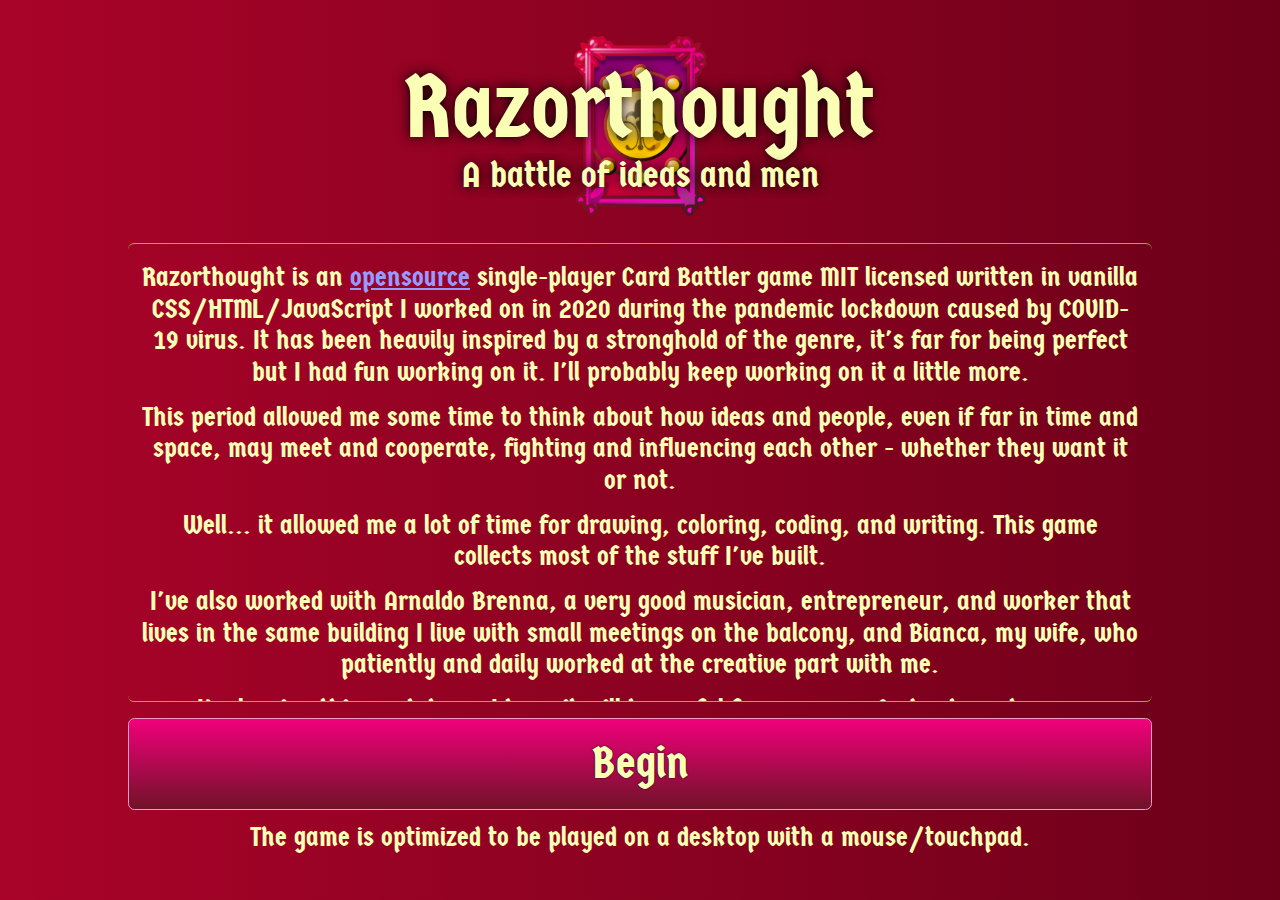
<file: index.html>
<html>
<head>
	<title>Razorthought</title>
	<meta name="viewport" id="viewport" content="width=device-width, initial-scale=1.0, maximum-scale=1.0, user-scalable=no" />
	<link rel="stylesheet" href="font/specimen_files/specimen_stylesheet.css" type="text/css" charset="utf-8" />
	<link rel="stylesheet" href="font/stylesheet.css" type="text/css" charset="utf-8" />
	<link rel="stylesheet" href="css/animations.css" type="text/css" charset="utf-8" />
	<link rel="stylesheet" href="css/base.css" type="text/css" charset="utf-8" />
	<link rel="stylesheet" href="css/cover.css" type="text/css" charset="utf-8" />
	<link rel="stylesheet" href="css/battle.css" type="text/css" charset="utf-8" />
	<link rel="stylesheet" href="css/deckbuilder.css" type="text/css" charset="utf-8" />
	<link rel="stylesheet" href="css/setup.css" type="text/css" charset="utf-8" />
	<link rel="stylesheet" href="css/cardreader.css" type="text/css" charset="utf-8" />
	<link rel="stylesheet" href="css/tournament.css" type="text/css" charset="utf-8" />
	<link rel="stylesheet" href="css/chaos.css" type="text/css" charset="utf-8" />
	<link rel="stylesheet" href="css/mainmenu.css" type="text/css" charset="utf-8" />
	<link rel="stylesheet" href="css/gameover.css" type="text/css" charset="utf-8" />
	<link rel="stylesheet" href="css/settings.css" type="text/css" charset="utf-8" />
	<link rel="stylesheet" href="css/credits.css" type="text/css" charset="utf-8" />
	<script type="text/javascript" src="js/cover.js"></script>
	<script type="text/javascript" src="js/audioplayer.js"></script>
	<script type="text/javascript" src="js/settings.js"></script>
	<script type="text/javascript" src="js/tools.js"></script>
	<script type="text/javascript" src="js/storage.js"></script>
	<script type="text/javascript" src="js/cardreader.js"></script>
	<script type="text/javascript" src="js/database-cards.js"></script>
	<script type="text/javascript" src="js/database-aimodels.js"></script>
	<script type="text/javascript" src="js/database-texts.js"></script>
	<script type="text/javascript" src="js/localization.js"></script>
	<script type="text/javascript" src="js/mainmenu.js"></script>
	<script type="text/javascript" src="js/credits.js"></script>
	<script type="text/javascript" src="js/battle.js"></script>
	<script type="text/javascript" src="js/deckbuilder.js"></script>
	<script type="text/javascript" src="js/setup.js"></script>
	<script type="text/javascript" src="js/tournament.js"></script>
	<script type="text/javascript" src="js/chaos.js"></script>
	<script type="text/javascript" src="js/gameover.js"></script>
</head>
<body onload="onLoad()">
	<div id="screen">
		<div id="tournament">
		</div>
	</div>
</body>
<script>

/* System */

var cover, deckbuilder, setup, mainMenu, settings, gameOver,
	tournament, tournamentWin, tournamentClear,
	chaos, chaosWin, cardReader, Audio;

function onLoad() {
	Audio = new AudioPlayer({
		resources:[
			{id:"flick",file:"audio/flick.ogg"},
			{id:"deploy",file:"audio/deploy.ogg"},
			{id:"swing",file:"audio/swing.ogg"},
			{id:"equip",file:"audio/equip.ogg"},
			{id:"sword",file:"audio/sword.ogg"},
			{id:"bottle",file:"audio/bottle.ogg"},
			{id:"metal",file:"audio/metal.ogg"},
			{id:"sworddown",file:"audio/sworddown.ogg"},
			{id:"hit",file:"audio/hit.ogg"},
			{id:"condemned",file:"audio/condemned.ogg"},
			{id:"updatemaxmana",file:"audio/updatemaxmana.ogg"},
			{id:"updatemana",file:"audio/updatemana.ogg"},
			{id:"playerturn",file:"audio/playerturn.ogg"},
			{id:"opponentturn",file:"audio/opponentturn.ogg"},
			{id:"victory",file:"audio/victory.ogg"},
			{id:"defeat",file:"audio/defeat.ogg"},
			{id:"flagon",file:"audio/flagon.ogg"},
			{id:"flagoff",file:"audio/flagoff.ogg"},
			{id:"confirm",file:"audio/confirm.ogg"},
			{id:"music-battle",file:"audio/music-battle.ogg"},
			{id:"music-menu",file:"audio/music-menu.ogg"} // ,loopStart:1,loopEnd:3
		],
	});

	cover=new Cover();
	deckBuilder=new Deckbuilder();
	setup=new Setup();
	Storage.initialize();

	/* Global UI */
	mainMenu=new MainMenu();
	settings=new Settings();
	gameOver=new GameOver();
	credits=new Credits();
	cardReader=new CardReader();

	/* Tournament mode */
	tournament=new Tournament();
	tournamentWin=new TournamentWin();
	tournamentClear=new TournamentClear();

	chaos=new Chaos();
	chaosWin=new ChaosWin();

	$.initialize();
	cover.show();
}

</script>
</html>
</file>
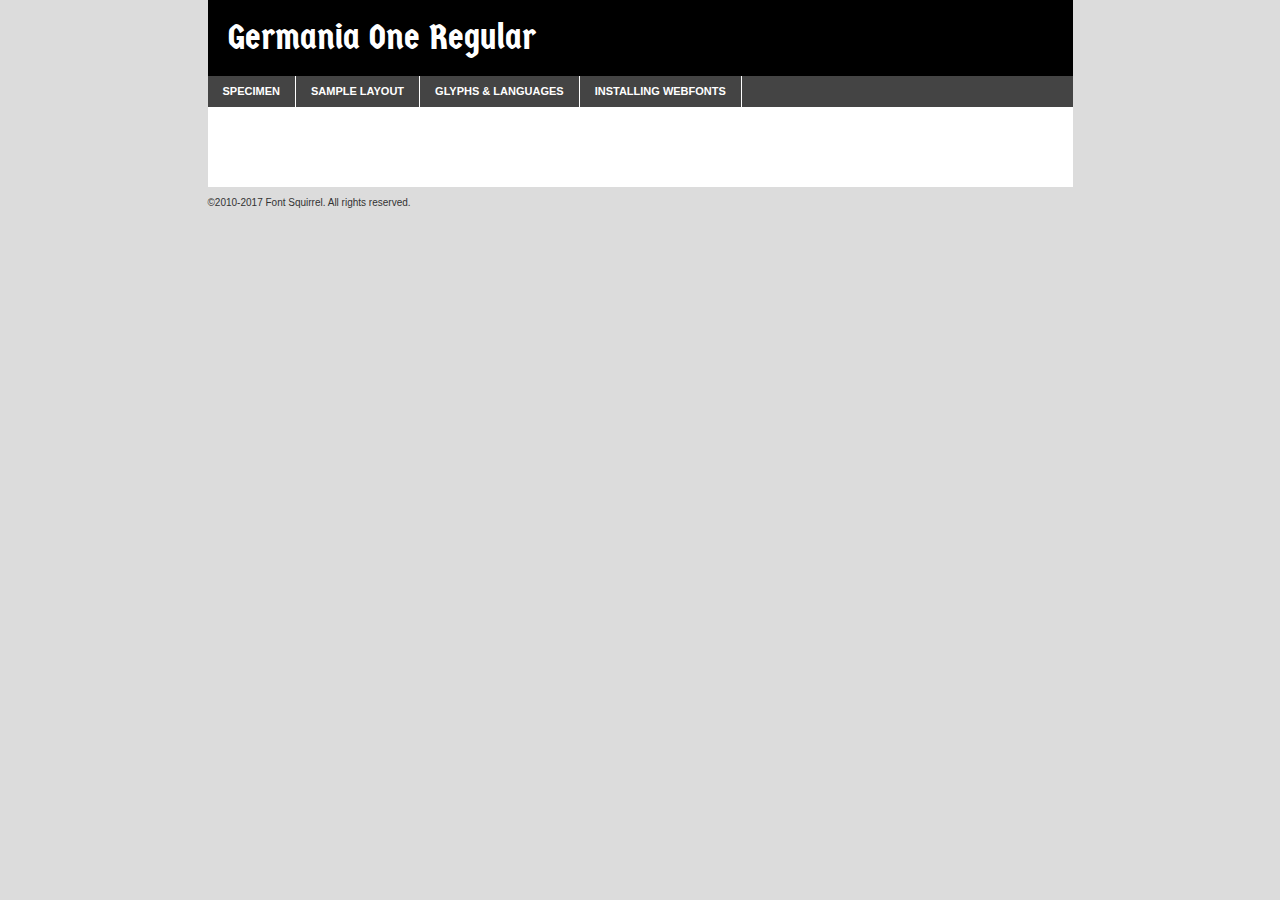
<file: font/germaniaone-regular-demo.html>
<!DOCTYPE html PUBLIC "-//W3C//DTD XHTML 1.0 Transitional//EN"
	"http://www.w3.org/TR/xhtml1/DTD/xhtml1-transitional.dtd">

<html xmlns="http://www.w3.org/1999/xhtml" xml:lang="en" lang="en">
<head>
	<meta http-equiv="Content-Type" content="text/html; charset=utf-8" />
	<script src="http://ajax.googleapis.com/ajax/libs/jquery/1.7.2/jquery.min.js" type="text/javascript" charset="utf-8"></script>
	<script type="text/javascript">
	(function($){$.fn.easyTabs=function(option){var param=jQuery.extend({fadeSpeed:"fast",defaultContent:1,activeClass:'active'},option);$(this).each(function(){var thisId="#"+this.id;if(param.defaultContent==''){param.defaultContent=1;}
	if(typeof param.defaultContent=="number")
	{var defaultTab=$(thisId+" .tabs li:eq("+(param.defaultContent-1)+") a").attr('href').substr(1);}else{var defaultTab=param.defaultContent;}
	$(thisId+" .tabs li a").each(function(){var tabToHide=$(this).attr('href').substr(1);$("#"+tabToHide).addClass('easytabs-tab-content');});hideAll();changeContent(defaultTab);function hideAll(){$(thisId+" .easytabs-tab-content").hide();}
	function changeContent(tabId){hideAll();$(thisId+" .tabs li").removeClass(param.activeClass);$(thisId+" .tabs li a[href=#"+tabId+"]").closest('li').addClass(param.activeClass);if(param.fadeSpeed!="none")
	{$(thisId+" #"+tabId).fadeIn(param.fadeSpeed);}else{$(thisId+" #"+tabId).show();}}
	$(thisId+" .tabs li").click(function(){var tabId=$(this).find('a').attr('href').substr(1);changeContent(tabId);return false;});});}})(jQuery);
	</script>
	<link rel="stylesheet" href="specimen_files/specimen_stylesheet.css" type="text/css" charset="utf-8" />
	<link rel="stylesheet" href="stylesheet.css" type="text/css" charset="utf-8" />

	<style type="text/css">
					body{
				font-family: 'germania_oneregular';
							}
		</style>

	<title>Germania One Regular Specimen</title>
	
	
	<script type="text/javascript" charset="utf-8">
		$(document).ready(function() {
			$('#container').easyTabs({defaultContent:1});
		});
	</script>
</head>

<body>
<div id="container">
	<div id="header">
		Germania One Regular	</div>
	<ul class="tabs">
		<li><a href="#specimen">Specimen</a></li>
		<li><a href="#layout">Sample Layout</a></li>
				<li><a href="#glyphs">Glyphs &amp; Languages</a></li>
		<li><a href="#installing">Installing Webfonts</a></li>
		
	</ul>
	
	<div id="main_content">

		
			<div id="specimen">
		
				<div class="section">
					<div class="grid12 firstcol">
						<div class="huge">AaBb</div>
					</div>
				</div>
		
				<div class="section">
					<div class="glyph_range">A&#x200B;B&#x200b;C&#x200b;D&#x200b;E&#x200b;F&#x200b;G&#x200b;H&#x200b;I&#x200b;J&#x200b;K&#x200b;L&#x200b;M&#x200b;N&#x200b;O&#x200b;P&#x200b;Q&#x200b;R&#x200b;S&#x200b;T&#x200b;U&#x200b;V&#x200b;W&#x200b;X&#x200b;Y&#x200b;Z&#x200b;a&#x200b;b&#x200b;c&#x200b;d&#x200b;e&#x200b;f&#x200b;g&#x200b;h&#x200b;i&#x200b;j&#x200b;k&#x200b;l&#x200b;m&#x200b;n&#x200b;o&#x200b;p&#x200b;q&#x200b;r&#x200b;s&#x200b;t&#x200b;u&#x200b;v&#x200b;w&#x200b;x&#x200b;y&#x200b;z&#x200b;1&#x200b;2&#x200b;3&#x200b;4&#x200b;5&#x200b;6&#x200b;7&#x200b;8&#x200b;9&#x200b;0&#x200b;&amp;&#x200b;.&#x200b;,&#x200b;?&#x200b;!&#x200b;&#64;&#x200b;(&#x200b;)&#x200b;#&#x200b;$&#x200b;%&#x200b;*&#x200b;+&#x200b;-&#x200b;=&#x200b;:&#x200b;;</div>
				</div>
				<div class="section">
					<div class="grid12 firstcol">
						<table class="sample_table">
							<tr><td>10</td><td class="size10">abcdefghijklmnopqrstuvwxyzABCDEFGHIJKLMNOPQRSTUVWXYZ0123456789abcdefghijklmnopqrstuvwxyzABCDEFGHIJKLMNOPQRSTUVWXYZ0123456789abcdefghijklmnopqrstuvwxyzABCDEFGHIJKLMNOPQRSTUVWXYZ</td></tr>
							<tr><td>11</td><td class="size11">abcdefghijklmnopqrstuvwxyzABCDEFGHIJKLMNOPQRSTUVWXYZ0123456789abcdefghijklmnopqrstuvwxyzABCDEFGHIJKLMNOPQRSTUVWXYZ0123456789abcdefghijklmnopqrstuvwxyzABCDEFGHIJKLMNOPQRSTUVWXYZ</td></tr>
							<tr><td>12</td><td class="size12">abcdefghijklmnopqrstuvwxyzABCDEFGHIJKLMNOPQRSTUVWXYZ0123456789abcdefghijklmnopqrstuvwxyzABCDEFGHIJKLMNOPQRSTUVWXYZ0123456789abcdefghijklmnopqrstuvwxyzABCDEFGHIJKLMNOPQRSTUVWXYZ</td></tr>
							<tr><td>13</td><td class="size13">abcdefghijklmnopqrstuvwxyzABCDEFGHIJKLMNOPQRSTUVWXYZ0123456789abcdefghijklmnopqrstuvwxyzABCDEFGHIJKLMNOPQRSTUVWXYZ0123456789abcdefghijklmnopqrstuvwxyzABCDEFGHIJKLMNOPQRSTUVWXYZ</td></tr>
							<tr><td>14</td><td class="size14">abcdefghijklmnopqrstuvwxyzABCDEFGHIJKLMNOPQRSTUVWXYZ0123456789abcdefghijklmnopqrstuvwxyzABCDEFGHIJKLMNOPQRSTUVWXYZ0123456789abcdefghijklmnopqrstuvwxyzABCDEFGHIJKLMNOPQRSTUVWXYZ</td></tr>
							<tr><td>16</td><td class="size16">abcdefghijklmnopqrstuvwxyzABCDEFGHIJKLMNOPQRSTUVWXYZ0123456789abcdefghijklmnopqrstuvwxyzABCDEFGHIJKLMNOPQRSTUVWXYZ</td></tr>
							<tr><td>18</td><td class="size18">abcdefghijklmnopqrstuvwxyzABCDEFGHIJKLMNOPQRSTUVWXYZ0123456789abcdefghijklmnopqrstuvwxyzABCDEFGHIJKLMNOPQRSTUVWXYZ</td></tr>
							<tr><td>20</td><td class="size20">abcdefghijklmnopqrstuvwxyzABCDEFGHIJKLMNOPQRSTUVWXYZ0123456789abcdefghijklmnopqrstuvwxyzABCDEFGHIJKLMNOPQRSTUVWXYZ</td></tr>
							<tr><td>24</td><td class="size24">abcdefghijklmnopqrstuvwxyzABCDEFGHIJKLMNOPQRSTUVWXYZ0123456789abcdefghijklmnopqrstuvwxyzABCDEFGHIJKLMNOPQRSTUVWXYZ</td></tr>
							<tr><td>30</td><td class="size30">abcdefghijklmnopqrstuvwxyzABCDEFGHIJKLMNOPQRSTUVWXYZ0123456789abcdefghijklmnopqrstuvwxyzABCDEFGHIJKLMNOPQRSTUVWXYZ</td></tr>
							<tr><td>36</td><td class="size36">abcdefghijklmnopqrstuvwxyzABCDEFGHIJKLMNOPQRSTUVWXYZ0123456789abcdefghijklmnopqrstuvwxyzABCDEFGHIJKLMNOPQRSTUVWXYZ</td></tr>
							<tr><td>48</td><td class="size48">abcdefghijklmnopqrstuvwxyzABCDEFGHIJKLMNOPQRSTUVWXYZ0123456789abcdefghijklmnopqrstuvwxyzABCDEFGHIJKLMNOPQRSTUVWXYZ</td></tr>
							<tr><td>60</td><td class="size60">abcdefghijklmnopqrstuvwxyzABCDEFGHIJKLMNOPQRSTUVWXYZ0123456789abcdefghijklmnopqrstuvwxyzABCDEFGHIJKLMNOPQRSTUVWXYZ</td></tr>
							<tr><td>72</td><td class="size72">abcdefghijklmnopqrstuvwxyzABCDEFGHIJKLMNOPQRSTUVWXYZ0123456789abcdefghijklmnopqrstuvwxyzABCDEFGHIJKLMNOPQRSTUVWXYZ</td></tr>
							<tr><td>90</td><td class="size90">abcdefghijklmnopqrstuvwxyzABCDEFGHIJKLMNOPQRSTUVWXYZ0123456789abcdefghijklmnopqrstuvwxyzABCDEFGHIJKLMNOPQRSTUVWXYZ</td></tr>
						</table>
				
					</div>
			
				</div>
		
		
		
								<div class="section" id="bodycomparison">


										<div id="xheight">
				<div class="fontbody">&#x25FC;&#x25FC;&#x25FC;&#x25FC;&#x25FC;&#x25FC;&#x25FC;&#x25FC;&#x25FC;&#x25FC;&#x25FC;&#x25FC;&#x25FC;&#x25FC;&#x25FC;&#x25FC;&#x25FC;&#x25FC;&#x25FC;&#x25FC;&#x25FC;&#x25FC;&#x25FC;&#x25FC;&#x25FC;&#x25FC;&#x25FC;&#x25FC;&#x25FC;&#x25FC;&#x25FC;&#x25FC;&#x25FC;&#x25FC;&#x25FC;&#x25FC;&#x25FC;&#x25FC;&#x25FC;&#x25FC;&#x25FC;&#x25FC;&#x25FC;&#x25FC;&#x25FC;&#x25FC;&#x25FC;&#x25FC;&#x25FC;&#x25FC;&#x25FC;&#x25FC;&#x25FC;&#x25FC;&#x25FC;&#x25FC;&#x25FC;&#x25FC;&#x25FC;&#x25FC;&#x25FC;&#x25FC;&#x25FC;&#x25FC;&#x25FC;&#x25FC;&#x25FC;&#x25FC;&#x25FC;&#x25FC;&#x25FC;&#x25FC;&#x25FC;&#x25FC;&#x25FC;&#x25FC;&#x25FC;&#x25FC;&#x25FC;&#x25FC;&#x25FC;&#x25FC;&#x25FC;&#x25FC;&#x25FC;&#x25FC;&#x25FC;&#x25FC;&#x25FC;&#x25FC;&#x25FC;&#x25FC;&#x25FC;&#x25FC;&#x25FC;&#x25FC;&#x25FC;&#x25FC;&#x25FC;body</div><div class="arialbody">body</div><div class="verdanabody">body</div><div class="georgiabody">body</div></div>
										<div class="fontbody" style="z-index:1">
											body<span>Germania One Regular</span>
										</div>
										<div class="arialbody" style="z-index:1">
											body<span>Arial</span>
										</div>
										<div class="verdanabody" style="z-index:1">
											body<span>Verdana</span>
										</div>
										<div class="georgiabody" style="z-index:1">
											body<span>Georgia</span>
										</div>



								</div>
		
		
				<div class="section psample psample_row1" id="">
					
					<div class="grid2 firstcol">
						<p class="size10"><span>10.</span>Aenean lacinia bibendum nulla sed consectetur. Fusce dapibus, tellus ac cursus commodo, tortor mauris condimentum nibh, ut fermentum massa justo sit amet risus. Nullam id dolor id nibh ultricies vehicula ut id elit. Cum sociis natoque penatibus et magnis dis parturient montes, nascetur ridiculus mus. Nulla vitae elit libero, a pharetra augue.</p>
			
					</div>
					<div class="grid3">
						<p class="size11"><span>11.</span>Aenean lacinia bibendum nulla sed consectetur. Fusce dapibus, tellus ac cursus commodo, tortor mauris condimentum nibh, ut fermentum massa justo sit amet risus. Nullam id dolor id nibh ultricies vehicula ut id elit. Cum sociis natoque penatibus et magnis dis parturient montes, nascetur ridiculus mus. Nulla vitae elit libero, a pharetra augue.</p>
			
					</div>
					<div class="grid3">
						<p class="size12"><span>12.</span>Aenean lacinia bibendum nulla sed consectetur. Fusce dapibus, tellus ac cursus commodo, tortor mauris condimentum nibh, ut fermentum massa justo sit amet risus. Nullam id dolor id nibh ultricies vehicula ut id elit. Cum sociis natoque penatibus et magnis dis parturient montes, nascetur ridiculus mus. Nulla vitae elit libero, a pharetra augue.</p>
			
					</div>
					<div class="grid4">
						<p class="size13"><span>13.</span>Aenean lacinia bibendum nulla sed consectetur. Fusce dapibus, tellus ac cursus commodo, tortor mauris condimentum nibh, ut fermentum massa justo sit amet risus. Nullam id dolor id nibh ultricies vehicula ut id elit. Cum sociis natoque penatibus et magnis dis parturient montes, nascetur ridiculus mus. Nulla vitae elit libero, a pharetra augue.</p>
			
					</div>
					<div class="white_blend"></div>
					
				</div>
				<div class="section psample psample_row2" id="">
					<div class="grid3 firstcol">
						<p class="size14"><span>14.</span>Aenean lacinia bibendum nulla sed consectetur. Fusce dapibus, tellus ac cursus commodo, tortor mauris condimentum nibh, ut fermentum massa justo sit amet risus. Nullam id dolor id nibh ultricies vehicula ut id elit. Cum sociis natoque penatibus et magnis dis parturient montes, nascetur ridiculus mus. Nulla vitae elit libero, a pharetra augue.</p>
			
					</div>
					<div class="grid4">
						<p class="size16"><span>16.</span>Aenean lacinia bibendum nulla sed consectetur. Fusce dapibus, tellus ac cursus commodo, tortor mauris condimentum nibh, ut fermentum massa justo sit amet risus. Nullam id dolor id nibh ultricies vehicula ut id elit. Cum sociis natoque penatibus et magnis dis parturient montes, nascetur ridiculus mus. Nulla vitae elit libero, a pharetra augue.</p>
			
					</div>
					<div class="grid5">
						<p class="size18"><span>18.</span>Aenean lacinia bibendum nulla sed consectetur. Fusce dapibus, tellus ac cursus commodo, tortor mauris condimentum nibh, ut fermentum massa justo sit amet risus. Nullam id dolor id nibh ultricies vehicula ut id elit. Cum sociis natoque penatibus et magnis dis parturient montes, nascetur ridiculus mus. Nulla vitae elit libero, a pharetra augue.</p>
			
					</div>

					<div class="white_blend"></div>

				</div>
				
				<div class="section psample psample_row3" id="">
					<div class="grid5 firstcol">
						<p class="size20"><span>20.</span>Aenean lacinia bibendum nulla sed consectetur. Fusce dapibus, tellus ac cursus commodo, tortor mauris condimentum nibh, ut fermentum massa justo sit amet risus. Nullam id dolor id nibh ultricies vehicula ut id elit. Cum sociis natoque penatibus et magnis dis parturient montes, nascetur ridiculus mus. Nulla vitae elit libero, a pharetra augue.</p>
					</div>
					<div class="grid7">
						<p class="size24"><span>24.</span>Aenean lacinia bibendum nulla sed consectetur. Fusce dapibus, tellus ac cursus commodo, tortor mauris condimentum nibh, ut fermentum massa justo sit amet risus. Nullam id dolor id nibh ultricies vehicula ut id elit. Cum sociis natoque penatibus et magnis dis parturient montes, nascetur ridiculus mus. Nulla vitae elit libero, a pharetra augue.</p>
					</div>
					
					<div class="white_blend"></div>
					
				</div>
				
				<div class="section psample psample_row4" id="">
					<div class="grid12 firstcol">
						<p class="size30"><span>30.</span>Aenean lacinia bibendum nulla sed consectetur. Fusce dapibus, tellus ac cursus commodo, tortor mauris condimentum nibh, ut fermentum massa justo sit amet risus. Nullam id dolor id nibh ultricies vehicula ut id elit. Cum sociis natoque penatibus et magnis dis parturient montes, nascetur ridiculus mus. Nulla vitae elit libero, a pharetra augue.</p>
					</div>
					<div class="white_blend"></div>
					
				</div>
				
				
				
				<div class="section psample psample_row1 fullreverse">
					<div class="grid2 firstcol">
						<p class="size10"><span>10.</span>Aenean lacinia bibendum nulla sed consectetur. Fusce dapibus, tellus ac cursus commodo, tortor mauris condimentum nibh, ut fermentum massa justo sit amet risus. Nullam id dolor id nibh ultricies vehicula ut id elit. Cum sociis natoque penatibus et magnis dis parturient montes, nascetur ridiculus mus. Nulla vitae elit libero, a pharetra augue.</p>
			
					</div>
					<div class="grid3">
						<p class="size11"><span>11.</span>Aenean lacinia bibendum nulla sed consectetur. Fusce dapibus, tellus ac cursus commodo, tortor mauris condimentum nibh, ut fermentum massa justo sit amet risus. Nullam id dolor id nibh ultricies vehicula ut id elit. Cum sociis natoque penatibus et magnis dis parturient montes, nascetur ridiculus mus. Nulla vitae elit libero, a pharetra augue.</p>
			
					</div>
					<div class="grid3">
						<p class="size12"><span>12.</span>Aenean lacinia bibendum nulla sed consectetur. Fusce dapibus, tellus ac cursus commodo, tortor mauris condimentum nibh, ut fermentum massa justo sit amet risus. Nullam id dolor id nibh ultricies vehicula ut id elit. Cum sociis natoque penatibus et magnis dis parturient montes, nascetur ridiculus mus. Nulla vitae elit libero, a pharetra augue.</p>
			
					</div>
					<div class="grid4">
						<p class="size13"><span>13.</span>Aenean lacinia bibendum nulla sed consectetur. Fusce dapibus, tellus ac cursus commodo, tortor mauris condimentum nibh, ut fermentum massa justo sit amet risus. Nullam id dolor id nibh ultricies vehicula ut id elit. Cum sociis natoque penatibus et magnis dis parturient montes, nascetur ridiculus mus. Nulla vitae elit libero, a pharetra augue.</p>
			
					</div>
					<div class="black_blend"></div>
					
				</div>
				
				<div class="section psample psample_row2 fullreverse">
					<div class="grid3 firstcol">
						<p class="size14"><span>14.</span>Aenean lacinia bibendum nulla sed consectetur. Fusce dapibus, tellus ac cursus commodo, tortor mauris condimentum nibh, ut fermentum massa justo sit amet risus. Nullam id dolor id nibh ultricies vehicula ut id elit. Cum sociis natoque penatibus et magnis dis parturient montes, nascetur ridiculus mus. Nulla vitae elit libero, a pharetra augue.</p>
			
					</div>
					<div class="grid4">
						<p class="size16"><span>16.</span>Aenean lacinia bibendum nulla sed consectetur. Fusce dapibus, tellus ac cursus commodo, tortor mauris condimentum nibh, ut fermentum massa justo sit amet risus. Nullam id dolor id nibh ultricies vehicula ut id elit. Cum sociis natoque penatibus et magnis dis parturient montes, nascetur ridiculus mus. Nulla vitae elit libero, a pharetra augue.</p>
			
					</div>
					<div class="grid5">
						<p class="size18"><span>18.</span>Aenean lacinia bibendum nulla sed consectetur. Fusce dapibus, tellus ac cursus commodo, tortor mauris condimentum nibh, ut fermentum massa justo sit amet risus. Nullam id dolor id nibh ultricies vehicula ut id elit. Cum sociis natoque penatibus et magnis dis parturient montes, nascetur ridiculus mus. Nulla vitae elit libero, a pharetra augue.</p>
			
					</div>
					<div class="black_blend"></div>

				</div>
				
				<div class="section psample fullreverse psample_row3" id="">
					<div class="grid5 firstcol">
						<p class="size20"><span>20.</span>Aenean lacinia bibendum nulla sed consectetur. Fusce dapibus, tellus ac cursus commodo, tortor mauris condimentum nibh, ut fermentum massa justo sit amet risus. Nullam id dolor id nibh ultricies vehicula ut id elit. Cum sociis natoque penatibus et magnis dis parturient montes, nascetur ridiculus mus. Nulla vitae elit libero, a pharetra augue.</p>
					</div>
					<div class="grid7">
						<p class="size24"><span>24.</span>Aenean lacinia bibendum nulla sed consectetur. Fusce dapibus, tellus ac cursus commodo, tortor mauris condimentum nibh, ut fermentum massa justo sit amet risus. Nullam id dolor id nibh ultricies vehicula ut id elit. Cum sociis natoque penatibus et magnis dis parturient montes, nascetur ridiculus mus. Nulla vitae elit libero, a pharetra augue.</p>
					</div>
					
					<div class="black_blend"></div>
					
				</div>
				
				<div class="section psample fullreverse psample_row4" id="" style="border-bottom: 20px #000 solid;">
					<div class="grid12 firstcol">
						<p class="size30"><span>30.</span>Aenean lacinia bibendum nulla sed consectetur. Fusce dapibus, tellus ac cursus commodo, tortor mauris condimentum nibh, ut fermentum massa justo sit amet risus. Nullam id dolor id nibh ultricies vehicula ut id elit. Cum sociis natoque penatibus et magnis dis parturient montes, nascetur ridiculus mus. Nulla vitae elit libero, a pharetra augue.</p>
					</div>
					<div class="black_blend"></div>
					
				</div>
				
				
				
				
			</div>
			
			<div id="layout">
				
				<div class="section">
					
					<div class="grid12 firstcol">
						<h1>Lorem Ipsum Dolor</h1>
						<h2>Etiam porta sem malesuada magna mollis euismod</h2>
						
						<p class="byline">By <a href="#link">Aenean Lacinia</a></p>
					</div>
				</div>
				<div class="section">
					<div class="grid8 firstcol">
						<p class="large">Donec sed odio dui. Morbi leo risus, porta ac consectetur ac, vestibulum at eros. Fusce dapibus, tellus ac cursus commodo, tortor mauris condimentum nibh, ut fermentum massa justo sit amet risus. </p>

						
						<h3>Pellentesque ornare sem</h3>

						<p>Maecenas sed diam eget risus varius blandit sit amet non magna. Maecenas faucibus mollis interdum. Donec ullamcorper nulla non metus auctor fringilla. Nullam id dolor id nibh ultricies vehicula ut id elit. Nullam id dolor id nibh ultricies vehicula ut id elit. </p>

						<p>Aenean eu leo quam. Pellentesque ornare sem lacinia quam venenatis vestibulum. Lorem ipsum dolor sit amet, consectetur adipiscing elit. Cum sociis natoque penatibus et magnis dis parturient montes, nascetur ridiculus mus. </p>

						<p>Nulla vitae elit libero, a pharetra augue. Praesent commodo cursus magna, vel scelerisque nisl consectetur et. Aenean lacinia bibendum nulla sed consectetur. </p>

						<p>Nullam quis risus eget urna mollis ornare vel eu leo. Nullam quis risus eget urna mollis ornare vel eu leo. Maecenas sed diam eget risus varius blandit sit amet non magna. Donec ullamcorper nulla non metus auctor fringilla. </p>

						<h3>Cras mattis consectetur</h3>

						<p>Aenean eu leo quam. Pellentesque ornare sem lacinia quam venenatis vestibulum. Aenean lacinia bibendum nulla sed consectetur. Integer posuere erat a ante venenatis dapibus posuere velit aliquet. Cras mattis consectetur purus sit amet fermentum. </p>

						<p>Nullam id dolor id nibh ultricies vehicula ut id elit. Nullam quis risus eget urna mollis ornare vel eu leo. Cras mattis consectetur purus sit amet fermentum.</p>
					</div>
					
					<div class="grid4 sidebar">
						
						<div class="box reverse">
							<p class="last">Nullam quis risus eget urna mollis ornare vel eu leo. Donec ullamcorper nulla non metus auctor fringilla. Cras mattis consectetur purus sit amet fermentum. Sed posuere consectetur est at lobortis. Lorem ipsum dolor sit amet, consectetur adipiscing elit. </p>
						</div>
						
						<p class="caption">Maecenas sed diam eget risus varius.</p>

						<p>Vestibulum id ligula porta felis euismod semper. Integer posuere erat a ante venenatis dapibus posuere velit aliquet. Vestibulum id ligula porta felis euismod semper. Sed posuere consectetur est at lobortis. Maecenas sed diam eget risus varius blandit sit amet non magna. Fusce dapibus, tellus ac cursus commodo, tortor mauris condimentum nibh, ut fermentum massa justo sit amet risus. </p>

					

						<p>Duis mollis, est non commodo luctus, nisi erat porttitor ligula, eget lacinia odio sem nec elit. Aenean lacinia bibendum nulla sed consectetur. Vivamus sagittis lacus vel augue laoreet rutrum faucibus dolor auctor. Aenean lacinia bibendum nulla sed consectetur. Nullam quis risus eget urna mollis ornare vel eu leo. </p>

						<p>Praesent commodo cursus magna, vel scelerisque nisl consectetur et. Donec ullamcorper nulla non metus auctor fringilla. Maecenas faucibus mollis interdum. Fusce dapibus, tellus ac cursus commodo, tortor mauris condimentum nibh, ut fermentum massa justo sit amet risus. </p>

					</div>
				</div>
				
			</div>


			



		<div id="glyphs">
			<div class="section">
				<div class="grid12 firstcol">
			
				<h1>Language Support</h1>
				<p>The subset of Germania One Regular in this kit supports the following languages:<br />
			
					Albanian, Basque, Breton, Chamorro, Danish, English, Faroese, Finnish, Frisian, Galician, German, Icelandic, Italian, Malagasy, Norwegian, Portuguese, Spanish, Alsatian, Aragonese, Arapaho, Arrernte, Asturian, Aymara, Bislama, Cebuano, Corsican, Fijian, French_creole, Genoese, Gilbertese, Greenlandic, Haitian_creole, Hiligaynon, Hmong, Hopi, Ibanag, Iloko_ilokano, Indonesian, Interglossa_glosa, Interlingua, Irish_gaelic, Jerriais, Lojban, Lombard, Luxembourgeois, Manx, Mohawk, Norfolk_pitcairnese, Occitan, Oromo, Pangasinan, Papiamento, Piedmontese, Potawatomi, Rhaeto-romance, Romansh, Rotokas, Sami_lule, Samoan, Sardinian, Scots_gaelic, Seychelles_creole, Shona, Sicilian, Somali, Southern_ndebele, Swahili, Swati_swazi, Tagalog_filipino_pilipino, Tetum, Tok_pisin, Uyghur_latinized, Volapuk, Walloon, Warlpiri, Xhosa, Yapese, Zulu, Latinbasic, Ubasic, Demo				</p>
				<h1>Glyph Chart</h1>
				<p>The subset of Germania One Regular in this kit includes all the glyphs listed below. Unicode entities are included above each glyph to help you insert individual characters into your layout.</p>
				<div id="glyph_chart">
			
																				 <div><p>&amp;#13;</p>&#13;</div>
																				 <div><p>&amp;#32;</p>&#32;</div>
																				 <div><p>&amp;#33;</p>&#33;</div>
																				 <div><p>&amp;#34;</p>&#34;</div>
																				 <div><p>&amp;#35;</p>&#35;</div>
																				 <div><p>&amp;#36;</p>&#36;</div>
																				 <div><p>&amp;#37;</p>&#37;</div>
																				 <div><p>&amp;#38;</p>&#38;</div>
																				 <div><p>&amp;#39;</p>&#39;</div>
																				 <div><p>&amp;#40;</p>&#40;</div>
																				 <div><p>&amp;#41;</p>&#41;</div>
																				 <div><p>&amp;#42;</p>&#42;</div>
																				 <div><p>&amp;#43;</p>&#43;</div>
																				 <div><p>&amp;#44;</p>&#44;</div>
																				 <div><p>&amp;#45;</p>&#45;</div>
																				 <div><p>&amp;#46;</p>&#46;</div>
																				 <div><p>&amp;#47;</p>&#47;</div>
																				 <div><p>&amp;#48;</p>&#48;</div>
																				 <div><p>&amp;#49;</p>&#49;</div>
																				 <div><p>&amp;#50;</p>&#50;</div>
																				 <div><p>&amp;#51;</p>&#51;</div>
																				 <div><p>&amp;#52;</p>&#52;</div>
																				 <div><p>&amp;#53;</p>&#53;</div>
																				 <div><p>&amp;#54;</p>&#54;</div>
																				 <div><p>&amp;#55;</p>&#55;</div>
																				 <div><p>&amp;#56;</p>&#56;</div>
																				 <div><p>&amp;#57;</p>&#57;</div>
																				 <div><p>&amp;#58;</p>&#58;</div>
																				 <div><p>&amp;#59;</p>&#59;</div>
																				 <div><p>&amp;#60;</p>&#60;</div>
																				 <div><p>&amp;#61;</p>&#61;</div>
																				 <div><p>&amp;#62;</p>&#62;</div>
																				 <div><p>&amp;#63;</p>&#63;</div>
																				 <div><p>&amp;#64;</p>&#64;</div>
																				 <div><p>&amp;#65;</p>&#65;</div>
																				 <div><p>&amp;#66;</p>&#66;</div>
																				 <div><p>&amp;#67;</p>&#67;</div>
																				 <div><p>&amp;#68;</p>&#68;</div>
																				 <div><p>&amp;#69;</p>&#69;</div>
																				 <div><p>&amp;#70;</p>&#70;</div>
																				 <div><p>&amp;#71;</p>&#71;</div>
																				 <div><p>&amp;#72;</p>&#72;</div>
																				 <div><p>&amp;#73;</p>&#73;</div>
																				 <div><p>&amp;#74;</p>&#74;</div>
																				 <div><p>&amp;#75;</p>&#75;</div>
																				 <div><p>&amp;#76;</p>&#76;</div>
																				 <div><p>&amp;#77;</p>&#77;</div>
																				 <div><p>&amp;#78;</p>&#78;</div>
																				 <div><p>&amp;#79;</p>&#79;</div>
																				 <div><p>&amp;#80;</p>&#80;</div>
																				 <div><p>&amp;#81;</p>&#81;</div>
																				 <div><p>&amp;#82;</p>&#82;</div>
																				 <div><p>&amp;#83;</p>&#83;</div>
																				 <div><p>&amp;#84;</p>&#84;</div>
																				 <div><p>&amp;#85;</p>&#85;</div>
																				 <div><p>&amp;#86;</p>&#86;</div>
																				 <div><p>&amp;#87;</p>&#87;</div>
																				 <div><p>&amp;#88;</p>&#88;</div>
																				 <div><p>&amp;#89;</p>&#89;</div>
																				 <div><p>&amp;#90;</p>&#90;</div>
																				 <div><p>&amp;#91;</p>&#91;</div>
																				 <div><p>&amp;#92;</p>&#92;</div>
																				 <div><p>&amp;#93;</p>&#93;</div>
																				 <div><p>&amp;#94;</p>&#94;</div>
																				 <div><p>&amp;#95;</p>&#95;</div>
																				 <div><p>&amp;#96;</p>&#96;</div>
																				 <div><p>&amp;#97;</p>&#97;</div>
																				 <div><p>&amp;#98;</p>&#98;</div>
																				 <div><p>&amp;#99;</p>&#99;</div>
																				 <div><p>&amp;#100;</p>&#100;</div>
																				 <div><p>&amp;#101;</p>&#101;</div>
																				 <div><p>&amp;#102;</p>&#102;</div>
																				 <div><p>&amp;#103;</p>&#103;</div>
																				 <div><p>&amp;#104;</p>&#104;</div>
																				 <div><p>&amp;#105;</p>&#105;</div>
																				 <div><p>&amp;#106;</p>&#106;</div>
																				 <div><p>&amp;#107;</p>&#107;</div>
																				 <div><p>&amp;#108;</p>&#108;</div>
																				 <div><p>&amp;#109;</p>&#109;</div>
																				 <div><p>&amp;#110;</p>&#110;</div>
																				 <div><p>&amp;#111;</p>&#111;</div>
																				 <div><p>&amp;#112;</p>&#112;</div>
																				 <div><p>&amp;#113;</p>&#113;</div>
																				 <div><p>&amp;#114;</p>&#114;</div>
																				 <div><p>&amp;#115;</p>&#115;</div>
																				 <div><p>&amp;#116;</p>&#116;</div>
																				 <div><p>&amp;#117;</p>&#117;</div>
																				 <div><p>&amp;#118;</p>&#118;</div>
																				 <div><p>&amp;#119;</p>&#119;</div>
																				 <div><p>&amp;#120;</p>&#120;</div>
																				 <div><p>&amp;#121;</p>&#121;</div>
																				 <div><p>&amp;#122;</p>&#122;</div>
																				 <div><p>&amp;#123;</p>&#123;</div>
																				 <div><p>&amp;#124;</p>&#124;</div>
																				 <div><p>&amp;#125;</p>&#125;</div>
																				 <div><p>&amp;#126;</p>&#126;</div>
																				 <div><p>&amp;#160;</p>&#160;</div>
																				 <div><p>&amp;#161;</p>&#161;</div>
																				 <div><p>&amp;#162;</p>&#162;</div>
																				 <div><p>&amp;#163;</p>&#163;</div>
																				 <div><p>&amp;#164;</p>&#164;</div>
																				 <div><p>&amp;#165;</p>&#165;</div>
																				 <div><p>&amp;#166;</p>&#166;</div>
																				 <div><p>&amp;#167;</p>&#167;</div>
																				 <div><p>&amp;#168;</p>&#168;</div>
																				 <div><p>&amp;#169;</p>&#169;</div>
																				 <div><p>&amp;#170;</p>&#170;</div>
																				 <div><p>&amp;#171;</p>&#171;</div>
																				 <div><p>&amp;#172;</p>&#172;</div>
																				 <div><p>&amp;#173;</p>&#173;</div>
																				 <div><p>&amp;#174;</p>&#174;</div>
																				 <div><p>&amp;#175;</p>&#175;</div>
																				 <div><p>&amp;#176;</p>&#176;</div>
																				 <div><p>&amp;#177;</p>&#177;</div>
																				 <div><p>&amp;#178;</p>&#178;</div>
																				 <div><p>&amp;#179;</p>&#179;</div>
																				 <div><p>&amp;#180;</p>&#180;</div>
																				 <div><p>&amp;#181;</p>&#181;</div>
																				 <div><p>&amp;#182;</p>&#182;</div>
																				 <div><p>&amp;#183;</p>&#183;</div>
																				 <div><p>&amp;#184;</p>&#184;</div>
																				 <div><p>&amp;#185;</p>&#185;</div>
																				 <div><p>&amp;#186;</p>&#186;</div>
																				 <div><p>&amp;#187;</p>&#187;</div>
																				 <div><p>&amp;#188;</p>&#188;</div>
																				 <div><p>&amp;#189;</p>&#189;</div>
																				 <div><p>&amp;#190;</p>&#190;</div>
																				 <div><p>&amp;#191;</p>&#191;</div>
																				 <div><p>&amp;#192;</p>&#192;</div>
																				 <div><p>&amp;#193;</p>&#193;</div>
																				 <div><p>&amp;#194;</p>&#194;</div>
																				 <div><p>&amp;#195;</p>&#195;</div>
																				 <div><p>&amp;#196;</p>&#196;</div>
																				 <div><p>&amp;#197;</p>&#197;</div>
																				 <div><p>&amp;#198;</p>&#198;</div>
																				 <div><p>&amp;#199;</p>&#199;</div>
																				 <div><p>&amp;#200;</p>&#200;</div>
																				 <div><p>&amp;#201;</p>&#201;</div>
																				 <div><p>&amp;#202;</p>&#202;</div>
																				 <div><p>&amp;#203;</p>&#203;</div>
																				 <div><p>&amp;#204;</p>&#204;</div>
																				 <div><p>&amp;#205;</p>&#205;</div>
																				 <div><p>&amp;#206;</p>&#206;</div>
																				 <div><p>&amp;#207;</p>&#207;</div>
																				 <div><p>&amp;#208;</p>&#208;</div>
																				 <div><p>&amp;#209;</p>&#209;</div>
																				 <div><p>&amp;#210;</p>&#210;</div>
																				 <div><p>&amp;#211;</p>&#211;</div>
																				 <div><p>&amp;#212;</p>&#212;</div>
																				 <div><p>&amp;#213;</p>&#213;</div>
																				 <div><p>&amp;#214;</p>&#214;</div>
																				 <div><p>&amp;#215;</p>&#215;</div>
																				 <div><p>&amp;#216;</p>&#216;</div>
																				 <div><p>&amp;#217;</p>&#217;</div>
																				 <div><p>&amp;#218;</p>&#218;</div>
																				 <div><p>&amp;#219;</p>&#219;</div>
																				 <div><p>&amp;#220;</p>&#220;</div>
																				 <div><p>&amp;#221;</p>&#221;</div>
																				 <div><p>&amp;#222;</p>&#222;</div>
																				 <div><p>&amp;#223;</p>&#223;</div>
																				 <div><p>&amp;#224;</p>&#224;</div>
																				 <div><p>&amp;#225;</p>&#225;</div>
																				 <div><p>&amp;#226;</p>&#226;</div>
																				 <div><p>&amp;#227;</p>&#227;</div>
																				 <div><p>&amp;#228;</p>&#228;</div>
																				 <div><p>&amp;#229;</p>&#229;</div>
																				 <div><p>&amp;#230;</p>&#230;</div>
																				 <div><p>&amp;#231;</p>&#231;</div>
																				 <div><p>&amp;#232;</p>&#232;</div>
																				 <div><p>&amp;#233;</p>&#233;</div>
																				 <div><p>&amp;#234;</p>&#234;</div>
																				 <div><p>&amp;#235;</p>&#235;</div>
																				 <div><p>&amp;#236;</p>&#236;</div>
																				 <div><p>&amp;#237;</p>&#237;</div>
																				 <div><p>&amp;#238;</p>&#238;</div>
																				 <div><p>&amp;#239;</p>&#239;</div>
																				 <div><p>&amp;#240;</p>&#240;</div>
																				 <div><p>&amp;#241;</p>&#241;</div>
																				 <div><p>&amp;#242;</p>&#242;</div>
																				 <div><p>&amp;#243;</p>&#243;</div>
																				 <div><p>&amp;#244;</p>&#244;</div>
																				 <div><p>&amp;#245;</p>&#245;</div>
																				 <div><p>&amp;#246;</p>&#246;</div>
																				 <div><p>&amp;#247;</p>&#247;</div>
																				 <div><p>&amp;#248;</p>&#248;</div>
																				 <div><p>&amp;#249;</p>&#249;</div>
																				 <div><p>&amp;#250;</p>&#250;</div>
																				 <div><p>&amp;#251;</p>&#251;</div>
																				 <div><p>&amp;#252;</p>&#252;</div>
																				 <div><p>&amp;#253;</p>&#253;</div>
																				 <div><p>&amp;#254;</p>&#254;</div>
																				 <div><p>&amp;#255;</p>&#255;</div>
																				 <div><p>&amp;#338;</p>&#338;</div>
																				 <div><p>&amp;#339;</p>&#339;</div>
																				 <div><p>&amp;#710;</p>&#710;</div>
																				 <div><p>&amp;#732;</p>&#732;</div>
																				 <div><p>&amp;#8192;</p>&#8192;</div>
																				 <div><p>&amp;#8193;</p>&#8193;</div>
																				 <div><p>&amp;#8194;</p>&#8194;</div>
																				 <div><p>&amp;#8195;</p>&#8195;</div>
																				 <div><p>&amp;#8196;</p>&#8196;</div>
																				 <div><p>&amp;#8197;</p>&#8197;</div>
																				 <div><p>&amp;#8198;</p>&#8198;</div>
																				 <div><p>&amp;#8199;</p>&#8199;</div>
																				 <div><p>&amp;#8200;</p>&#8200;</div>
																				 <div><p>&amp;#8201;</p>&#8201;</div>
																				 <div><p>&amp;#8202;</p>&#8202;</div>
																				 <div><p>&amp;#8208;</p>&#8208;</div>
																				 <div><p>&amp;#8209;</p>&#8209;</div>
																				 <div><p>&amp;#8210;</p>&#8210;</div>
																				 <div><p>&amp;#8211;</p>&#8211;</div>
																				 <div><p>&amp;#8212;</p>&#8212;</div>
																				 <div><p>&amp;#8216;</p>&#8216;</div>
																				 <div><p>&amp;#8217;</p>&#8217;</div>
																				 <div><p>&amp;#8218;</p>&#8218;</div>
																				 <div><p>&amp;#8220;</p>&#8220;</div>
																				 <div><p>&amp;#8221;</p>&#8221;</div>
																				 <div><p>&amp;#8222;</p>&#8222;</div>
																				 <div><p>&amp;#8226;</p>&#8226;</div>
																				 <div><p>&amp;#8239;</p>&#8239;</div>
																				 <div><p>&amp;#8249;</p>&#8249;</div>
																				 <div><p>&amp;#8250;</p>&#8250;</div>
																				 <div><p>&amp;#8287;</p>&#8287;</div>
																				 <div><p>&amp;#8364;</p>&#8364;</div>
																				 <div><p>&amp;#9724;</p>&#9724;</div>
																				 <div><p>&amp;#64257;</p>&#64257;</div>
																				 <div><p>&amp;#64258;</p>&#64258;</div>
																				 <div><p>&amp;#64259;</p>&#64259;</div>
																				 <div><p>&amp;#64260;</p>&#64260;</div>
																																						</div>	
				</div>
		
		
			</div>
		</div>
		
		
		<div id="specs">
			
		</div>
	
		<div id="installing">
			<div class="section">
				<div class="grid7 firstcol">
					<h1>Installing Webfonts</h1>
					
					<p>Webfonts are supported by all major browser platforms but not all in the same way. There are currently four different font formats that must be included in order to target all browsers. This includes TTF, WOFF, EOT and SVG.</p>
					
					<h2>1. Upload your webfonts</h2>
					<p>You must upload your webfont kit to your website. They should be in or near the same directory as your CSS files.</p>
					
					<h2>2. Include the webfont stylesheet</h2>
					<p>A special CSS @font-face declaration helps the various browsers select the appropriate font it needs without causing you a bunch of headaches. Learn more about this syntax by reading the <a href="https://www.fontspring.com/blog/further-hardening-of-the-bulletproof-syntax">Fontspring blog post</a> about it. The code for it is as follows:</p>


<code>
@font-face{ 
	font-family: 'MyWebFont';
	src: url('WebFont.eot');
	src: url('WebFont.eot?#iefix') format('embedded-opentype'),
	     url('WebFont.woff') format('woff'),
	     url('WebFont.ttf') format('truetype'),
	     url('WebFont.svg#webfont') format('svg');
}
</code>

	<p>We've already gone ahead and generated the code for you. All you have to do is link to the stylesheet in your HTML, like this:</p>
	<code>&lt;link rel=&quot;stylesheet&quot; href=&quot;stylesheet.css&quot; type=&quot;text/css&quot; charset=&quot;utf-8&quot; /&gt;</code>

					<h2>3. Modify your own stylesheet</h2>
					<p>To take advantage of your new fonts, you must tell your stylesheet to use them. Look at the original @font-face declaration above and find the property called "font-family." The name linked there will be what you use to reference the font. Prepend that webfont name to the font stack in the "font-family" property, inside the selector you want to change. For example:</p>
<code>p { font-family: 'WebFont', Arial, sans-serif; }</code>

<h2>4. Test</h2>
<p>Getting webfonts to work cross-browser <em>can</em> be tricky. Use the information in the sidebar to help you if you find that fonts aren't loading in a particular browser.</p>
				</div>
				
				<div class="grid5 sidebar">
					<div class="box">
						<h2>Troubleshooting<br />Font-Face Problems</h2>
						<p>Having trouble getting your webfonts to load in your new website? Here are some tips to sort out what might be the problem.</p>

						<h3>Fonts not showing in any browser</h3>

						<p>This sounds like you need to work on the plumbing. You either did not upload the fonts to the correct directory, or you did not link the fonts properly in the CSS. If you've confirmed that all this is correct and you still have a problem, take a look at your .htaccess file and see if requests are getting intercepted.</p>

						<h3>Fonts not loading in iPhone or iPad</h3>

						<p>The most common problem here is that you are serving the fonts from an IIS server. IIS refuses to serve files that have unknown MIME types. If that is the case, you must set the MIME type for SVG to "image/svg+xml" in the server settings. Follow these instructions from Microsoft if you need help.</p>

						<h3>Fonts not loading in Firefox</h3>

						<p>The primary reason for this failure? You are still using a version Firefox older than 3.5. So upgrade already! If that isn't it, then you are very likely serving fonts from a different domain. Firefox requires that all font assets be served from the same domain. Lastly it is possible that you need to add WOFF to your list of MIME types (if you are serving via IIS.)</p>

						<h3>Fonts not loading in IE</h3>

						<p>Are you looking at Internet Explorer on an actual Windows machine or are you cheating by using a service like Adobe BrowserLab? Many of these screenshot services do not render @font-face for IE. Best to test it on a real machine.</p>

						<h3>Fonts not loading in IE9</h3>

						<p>IE9, like Firefox, requires that fonts be served from the same domain as the website. Make sure that is the case.</p>
					</div>
				</div>
			</div>
			
		</div>
	
	</div>
	<div id="footer">
		<p>&copy;2010-2017 Font Squirrel. All rights reserved.</p>
	</div>
</div>
</body>
</html>
</file>
<file: font/stylesheet.css>
/*! Generated by Font Squirrel (https://www.fontsquirrel.com) on March 17, 2020 */



@font-face {
    font-family: 'germania_oneregular';
    src: url('germaniaone-regular-webfont.woff2') format('woff2'),
         url('germaniaone-regular-webfont.woff') format('woff');
    font-weight: normal;
    font-style: normal;

}
</file>
<file: css/animations.css>
@-webkit-keyframes selectableBlink {    
    from, 40%, to {    
        filter: brightness(1);
        background-color: transparent;
        box-shadow: inherit;
    }    
    20% {    
        filter: brightness(1.5);
        background-color: rgba(255,255,255,0.7);
        box-shadow: 0vw 0vw 0.5vw 0.5vw rgba(255,255,255,0.7);
    }    
}    
@keyframes selectableBlink {    
    from, 40%, to {    
        filter: brightness(1);
        background-color: transparent;
        box-shadow: inherit;
    }    
    20% {    
        filter: brightness(1.5);
        background-color: rgba(255,255,255,0.7);
        box-shadow: 0vw 0vw 0.5vw 0.5vw rgba(255,255,255,0.7);
    }   
}

@-webkit-keyframes targetingBlink {    
    from, 40%, to {    
        filter: brightness(1);
        background-color: transparent;
        box-shadow: inherit;
    }    
    20% {      
        filter: brightness(1.5);
        background-color: rgba(255,0,0,0.7);
        box-shadow: 0vw 0vw 0.5vw 0.5vw rgba(255,0,0,0.7);
    }     
}    
@keyframes targetingBlink {    
   from, 40%, to {    
        filter: brightness(1);
        background-color: transparent;
        box-shadow: inherit;
    }    
    20% {      
        filter: brightness(1.5);
        background-color: rgba(255,0,0,0.7);
        box-shadow: 0vw 0vw 0.5vw 0.5vw rgba(255,0,0,0.7);
    }   
}

@-webkit-keyframes floating {    
   from,to {    
        transform:scale(1) rotate(-40deg);
    }    
    50% {    
        transform:scale(1.3) rotate(-50deg);
    }     
}    
@keyframes floating {    
   from,to {    
        transform:scale(1) rotate(-40deg);
    }    
    50% {    
        transform:scale(1.3) rotate(-50deg);
    }   
}

@-webkit-keyframes pumping {    
    from,to {    
        transform:scale(1) translate(0,-0.5vh);
    }    
    50% {    
        transform:scale(1.05) translate(0,0);
    }      
}    
@keyframes pumping {    
   from,to {    
        transform:scale(1) translate(0,-0.5vh);
    }    
    50% {    
        transform:scale(1.05) translate(0,0);
    }    
}

@-webkit-keyframes spinning {    
    from,to {    
        transform:rotate(0deg);
    }    
    100% {    
        transform:rotate(360deg);
    }      
}    
@keyframes spinning {    
    from,to {    
        transform:rotate(0deg);
    }    
    100% {    
        transform:rotate(360deg);
    }    
}

/* Zooming sequence */

@-webkit-keyframes sequence-0 { from,50% { transform:translate(0,-1vw); opacity:0; } 60% { opacity:1 } }
@keyframes sequence-0 { from,50% { transform:translate(0,-1vw); opacity:0; } 60% { opacity:1 } }
@-webkit-keyframes sequence-1 { from,60% { transform:translate(0,-1vw); opacity:0; } 70% { opacity:1; } }
@keyframes sequence-1 { from,60% { transform:translate(0,-1vw); opacity:0; } 70% { opacity:1; } }
@-webkit-keyframes sequence-2 { from,70% { transform:translate(0,-1vw); opacity:0; } 80% { opacity:1; } }
@keyframes sequence-2 { from,70% { transform:translate(0,-1vw); opacity:0; } 80% { opacity:1; } }
@-webkit-keyframes sequence-3 { from,80% { transform:translate(0,-1vw); opacity:0; } 90% { opacity:1; } }
@keyframes sequence-3 { from,80% { transform:translate(0,-1vw); opacity:0; } 90% { opacity:1; } }
@-webkit-keyframes sequence-4 { from,90% { transform:translate(0,-1vw); opacity:0; } 100% { opacity:1; } }
@keyframes sequence-4 { from,90% { transform:translate(0,-1vw); opacity:0; } 100% { opacity:1; } }

@-webkit-keyframes titleanimation-1 {    
    from,20% {
        -webkit-transform:scale(3);
        opacity: 0;
    }    
    50% {
        -webkit-transform:scale(1);
        opacity: 1;
    }      
}

@keyframes titleanimation-1 {    
    from,20% {
        -webkit-transform:scale(3);
        opacity: 0;
        letter-spacing:3vw;
    }    
    50% {
        -webkit-transform:scale(1);
        opacity: 1;
        letter-spacing: -0.2vw;
    }      
}

@-webkit-keyframes titleanimation-2 {    
    from {
        -webkit-transform:scale(0.5);
        opacity: 0;
    }
    49% {
        opacity: 0.1;
    }
    50% {
        opacity: 1;
    }
    100% {
        -webkit-transform:scale(1);
        opacity: 0.3;
    }      
}

@keyframes titleanimation-2 {    
    from {
        -webkit-transform:scale(0.5);
        opacity: 0;
    }
    49% {
        opacity: 0.1;
    }
    50% {
        opacity: 1;
    }
    100% {
        -webkit-transform:scale(1);
        opacity: 0.3;
    }      
}

@-webkit-keyframes titleanimation-3 {    
    from,80% {
        -webkit-transform:scaleY(0);
    }    
    100% {
        -webkit-transform:scaleY(1);
    }      
}

@keyframes titleanimation-3 {    
    from,80% {
        -webkit-transform:scaleY(0);
    }    
    100% {
        -webkit-transform:scaleY(1);
    }      
}

@-webkit-keyframes cardflip {    
    from {    
        transform: scaleX(0) rotate(0deg);
    }    
    to {    
        transform: scaleX(1) rotate(30deg);
    }    
}    

@keyframes cardflip {    
    from {    
        transform: scaleX(0) rotate(0deg);
    }    
    to {    
        transform: scaleX(1) rotate(30deg);
    }    
} 


@-webkit-keyframes loading {    
    from,to {    
        transform: rotate(-30deg);
    }    
    50% {    
        transform: rotate(30deg);
    }    
}    

@keyframes loading {    
    from,to {    
        transform: rotate(-30deg);
    }    
    50% {    
        transform: rotate(30deg);
    }
}
</file>
<file: css/base.css>
html, body {
	padding:0;
	margin:0;
	border:0;
	width:100%;
	height:100%;
	overflow: hidden;
}
#screen {
	font-family: 'germania_oneregular';
	position: absolute;
	padding:0;
	margin: 0;
	border: 0;
	left: 0;
	right: 0;
	top:0;
	bottom: 0;
	color: rgba(250,255,181,1);
	font-size: 3vh;
	background: linear-gradient(to right, rgba(169,3,41,1) 0%, rgba(143,2,34,1) 44%, rgba(109,0,25,1) 100%);
}

/* Unselectable */

#screen * {
	-webkit-touch-callout:none;
	-webkit-user-select:none;
	-khtml-user-select:none;
	-moz-user-select:none;
	-ms-user-select:none;
	user-select: none;
}

/* Windows */

.window {
	background: linear-gradient(to bottom, rgba(235,229,205,1) 0%, rgba(250,255,181,1) 35%, rgba(255,241,148,1) 100%);
	border:1px solid #4f0315;
	box-shadow: 0 0.1vw 0.5vw #000;
	border-radius: 0.5vw;
	position: absolute;
	transition: transform 0.5s;
	transform:translate(0,-150vh) rotate(-10deg);
}

.window.show {
	transform: translate(0,0) rotate(0deg);
}

.window.leave {
	transform: translate(0,150vh) rotate(10deg);
}

.window > .frame {
	position: absolute;
}

.subscreen .title {
	position: absolute;
	left: 0vw;
	right:0vw;
	top:2vh;
	height:8vh;
	color: #fff;
	overflow:hidden;
	white-space: nowrap;
	text-shadow: 0 -0.3vh 0px #362016;	
	line-height: 8vh;
	text-align: center;
	font-size: 6vh;	
	z-index: 10;
	border-top:1px solid #000;
	border-bottom:1px solid #000;
	box-shadow:0 1vh 1vh rgba(0,0,0,0.5);
	background: linear-gradient(to bottom,
		#970000 0%,
		#970000 5%,
		#ffc61e 5.1%,
		#ffc61e 10%,
		#970000 10.1%,
		#7b0000 50%,
		#970000 90%,
		#ffc61e 90.1%,
		#ffc61e 95%,
		#970000 95.1%,
		#970000 100%
	);
}

.subscreen .command, #backbutton {
	background:linear-gradient(to bottom, #f1007b 0%,#711228 100%);
	white-space: nowrap;
	overflow: hidden;
	text-overflow: ellipsis;
	text-shadow: 0 0 2px #000;
	border:1px solid #EF9BC5;
	text-align: center;
	font-size: 5vh;
	border-radius: 0.5vw;
}

.subscreen .command:active, #backbutton:active {
	background:linear-gradient(to bottom, #4e0c1c 0%,#a70055 100%);
}

.subscreen .command.disabled, #backbutton.disabled {
	background: linear-gradient(to bottom, #6b6b6b 0%,#282828 100%,#000000 100%);
	color: #C4C28B;
}

.window .backdecoration {
	background:linear-gradient(to bottom, rgba(255,255,255,0) 0%,rgba(168,164,88,0.98) 47%,rgba(0,0,0,1) 48%,rgba(54,32,22,1) 73%,rgba(54,32,22,1) 85%,rgba(0,0,0,1) 100%);
}

.window .l {
	margin:0.5vh 0;
	font-size: 9vh;
}

.window .s {
	margin:1vh 0 2vh;
}

.window .m {
	padding:1vh 0;
	margin:1vh 0;
	border-bottom:1px solid #362016;
}

.window .p {
	padding:0.5vh 0;
	margin:0.5vh 0;
	line-height: 3.5vh;
}

/* Showcard */

#screen .showcard {
	z-index: 1000;
	position: absolute;
	left:0;
	top:0;
	right:0;
	bottom:0;
	text-align: center;
	background-color: rgba(0,0,0,0.8);
}

#screen .showcard .card {
	background-color: rgba(0,0,0,0.7);
        box-shadow: 0vw 0vw 0.5vw 0.5vw rgba(0,0,0,0.7);
	-webkit-animation: sequence-0 0.1s linear forwards;    
		animation: sequence-0 0.1s linear forwards;
	display: inline-block;
	top:44vh;
	transform: scale(3.3);
}

/* Rolls */

.roll .item .cardholder {
	position: absolute;
	left:0;
	right: 0;
	top: 0vh;
	bottom:0vh;
	text-align: center;
}

.roll .item .cardholder .card {
	display: inline-block;
	top:21vh;
	transform:scale(2);
}

.roll .item .stats {
	white-space: nowrap;
	position: absolute;
	left: 0;
	right: 0;
	text-align: center;
	bottom: 11vh;
	height: 6vh;
	line-height: 6vh;
	font-size: 5vh;
	z-index: 10;
}

.roll .item .stats .symbol {
	vertical-align: middle;	
	display: inline-block;
	width:6vh;
	height:6vh;
	margin-right: 0.5vw;
	background-image: url(card/icons/deck.png);
	background-position: center;
	background-repeat: no-repeat;
	background-size: contain;
}

.roll .item .fulltext {
	position: absolute;
	left: 0;
	right: 0;
	top: 0;
	bottom: 0;
	line-height: 73vh;
	text-align: center;
	font-size: 7vh;
	text-shadow: 0 0 2vw #000;
}


/* Back button */

#backbutton {
	position: absolute;
	left:1vw;
	top:3.5vh;
	height:5vh;
	line-height: 5vh;
	width:16vw;
	z-index: 10;
}

/* layers */

.guis {
	z-index: 10;
}

.buttons {
	z-index: 20;
}

/* Card layout */

.card {
	top:0;
	border-radius: 100vh;
	position: relative;
	transition: all 0.1s;
	width:15vh;
	height:20vh;
}

.card .markersbox {
	pointer-events:none;
	position: absolute;
	left:0;
	right:0;
	bottom:-10;
	height:5vh;
	z-index: 8;
	text-align: center;
	white-space: nowrap;
}

.card .markersbox .marker.on {
	display: inline-block;
}

.card .markersbox .marker {
	width:5vh;
	height:5vh;
	position: relative;
	top:0;
	right:0;
	margin:0 -1vh;
}

.card .icon {
	pointer-events:none;
	transition:transform 0.1s;
	font-size:3vh;
	text-shadow: 0px 0px 2px #000000;
	width:8vh;
	height:8vh;
	text-align: center;
	line-height: 8vh;
	background-size: contain;
	background-position: center center;
	background-repeat: no-repeat;
	z-index: 9;
	font-weight: bold;
}
.icon.attack {
	background-image: url(card/icons/attack.png);
}
.icon.armor {
	background-image: url(card/icons/armor.png);
}
.icon.cost {
	background-image: url(card/icons/cost.png);	
}
.icon.health {
	background-image: url(card/icons/health.png);		
}
.icon.power {
	background-image: url(card/icons/power.png);			
}

.marker {
	position: absolute;
	display:none;
	z-index: 15;
	width:9vh;
	height: 9vh;
	background-repeat: no-repeat;
	background-position: center;
	background-size: contain;
}
.marker.on {
	display: block;
}
.marker.preparing {
	-webkit-animation: floating 2s linear infinite;    
		animation: floating 2s linear infinite;
	right:-2vh;
	top:-2vh;
	background-image:url(card/icons/preparing.png);
}
.marker.condemned {
	-webkit-animation: pumping 2s ease-in-out infinite;    
		animation: pumping 2s ease-in-out infinite;
	right: 3.5vh;
    top: -1vh;
	background-image:url(card/icons/skull.png);
}

.marker.attackTwice { background-image:url(card/icons/attackTwice.png); }
.marker.stealth { background-image:url(card/icons/stealth.png); }
.marker.lifeSteal { background-image:url(card/icons/lifeSteal.png); }
.marker.charge { background-image:url(card/icons/charge.png); }
.marker.rushing { background-image:url(card/icons/rushing.png); }
.marker.taunt { background-image:url(card/icons/taunt.png); }
.marker.reborn { background-image:url(card/icons/reborn.png); }
.marker.effect { background-image:url(card/icons/effect.png); }
.marker.shield { background-image:url(card/icons/shield.png); }

.card .attack {
	position: absolute;		
	left:-3vh;
	bottom:-3vh;
}
.card .health {
	position: absolute;
	right:-3vh;
	bottom:-3vh;				
}
.card .cost {
	position: absolute;
	left:-3vh;
	top:-3vh;
}
.card .power, .card .armor {
	position: absolute;
	right:-3vh;
	top:-3vh;				
}

.card .face {
	position: absolute;
	left:0vh;
	right:0vh;
	bottom:0vh;
	top:0vh;
	background-size: contain;
	background-position: center center;
	background-image: url(card/front.png);
	background-repeat: no-repeat;
}
.card .face .frame, .card .face .art {
	z-index: 5;
	position: absolute;
	top:-4.5vh;
	left:-1vh;
	right:-1vh;
	height:15vh;
	background-size: contain;
	background-position: center center;
	background-repeat: no-repeat;
}
.card .face .art {
	z-index: 3;
	-webkit-mask-size: contain;
	-webkit-mask-position: center center;
	-webkit-mask-repeat: no-repeat;
}

.card .face .art .image {
	position: absolute;
	left:0vh;
	right:0vh;
	top:3vh;
	bottom:2vh;
	background-color: #fff;
	background-size: contain;
	background-position: center center;
	background-repeat: no-repeat;
}

.card .face .label {
	color:#000;
	z-index: 6;
	font-size: 1.3vh;
	position: absolute;
	left:-0.2vh;
	right:-0.2vh;
	top:7.1vh;
	height: 4vh;
	line-height: 5.3vh;
	text-align: center;
	background-size: contain;
	background-position: center center;
	background-image: url(card/label.png);
	background-repeat: no-repeat;
	text-shadow: 0px 0px 2px #ffffff;
}

.card .face .description {
	color:#fff;
	text-shadow: 0px 0px 2px #000000;
	font-size: 1.3vh;
	position: absolute;
	left:2.6vh;
	right:2.6vh;
	top:11.2vh;
	height: 7vh;
	line-height: 1.3vh;
	text-align: center;
	white-space: normal;
}

/* Card back */

.card.back .face .description, .card.back .face .label, .card.back .face .art, .card.back .face .frame, .card.back .marker, .card.back .icon  {
	display: none;
}

.card.back .face {
	background-image: url(card/back.png);
}

/* Frame models */

.card .face .frame.unitframe {
	background-image: url(card/frames/unit.png);
}

.card .face .art.unitframe {
	-webkit-mask-image:url(card/frames/unit-mask.png);		
}

.card .face .frame.actionframe {
	background-image: url(card/frames/action.png);
}

.card .face .art.actionframe {
	-webkit-mask-image:url(card/frames/action-mask.png);		
}

.card .face .frame.equipframe {
	background-image: url(card/frames/equip.png);
}

.card .face .art.equipframe {
	-webkit-mask-image:url(card/frames/equip-mask.png);		
}

.card .face .frame.heroframe {
	background-image: url(card/frames/hero.png);
}

.card .face .art.heroframe {
	-webkit-mask-image:url(card/frames/hero-mask.png);		
}
</file>
<file: css/cover.css>
#cover,#coverloading {
	transition: all 1s;
	position: absolute;
	left: 0;
	right: 0;
	top:0;
	bottom: 0;
}

#cover .start {
	-webkit-animation: sequence-4 2s linear forwards;    
		animation: sequence-4 2s linear forwards;
	position: absolute;
	left:10vw;
	right:10vw;
	bottom:10vh;
	height:10vh;
	line-height:10vh;
}

#cover .creditsbox {
	-webkit-animation: sequence-2 1s linear forwards;    
		animation: sequence-2 1s linear forwards;
	position: absolute;
	left:10vw;
	right:10vw;
	top:27vh;
	bottom:22vh;
	text-align: center;
	border-top:1px solid #a8a458;
	border-bottom:1px solid #a8a458;
	padding:1vh 0;	
	border-radius: 0.5vw;
	overflow-x:hidden;
	overflow-y:auto;
}

#cover .creditsbox P {
	padding:0.5vh 1vw;
	margin:0.5vh 0;
	line-height: 3.5vh;
}

#cover .buttoncomment {
	-webkit-animation: sequence-4 2s linear forwards;    
		animation: sequence-4 2s linear forwards;
	left:10vw;
	right:10vw;
	position: absolute;
	bottom:5vh;
	height:4vh;
	line-height: 4vh;
	text-align: center;
}

#cover .creditsbox A {
	color:#99f;
	text-decoration: underline;
}

#cover .logo {
	z-index: 10;
	-webkit-animation: sequence-0 1s linear forwards;    
		animation: sequence-0 1s linear forwards;
	top:7vh;
	position: absolute;
	text-align: center;
	left:0;
	right:0;
	height:10vh;
	line-height: 10vh;
	font-size: 10vh;
	text-shadow: 0 0 1vw #000;
}

#cover .sublogo {
	white-space: nowrap;
	overflow: hidden;
	text-overflow: ellipsis;
	z-index: 20;
	-webkit-animation: sequence-1 1s linear forwards;    
		animation: sequence-1 1s linear forwards;
	z-index: 15;
	position: absolute;
	left:0;
	right:0;
	top:17vh;
	height:5vh;
	line-height: 5vh;
	font-size:4vh;
	text-align: center;
	text-shadow: 0 0 1vw #000;
}   

#cover .cardart {
	-webkit-animation: cardflip 2s ease-in-out forwards;    
		animation: cardflip 2s ease-in-out forwards;
	background-repeat: no-repeat;
	background-position: center;
	background-size: contain;
	position: absolute;
	left:0;
	right:0;
	top:4vh;
	height:20vh;
	background-image: url(card/back.png);
}

#cover.leave, #coverloading.leave {
	transform:translate(0,1vh);
	opacity: 0;
}

#coverloading .loading {
	position: absolute;
	z-index: 10;
	-webkit-animation: sequence-0 1s linear forwards;    
		animation: sequence-0 1s linear forwards;
	top:40vh;
	height:20vh;
	line-height: 20vh;
	text-align: center;
	left:0;
	right:0;
	font-size: 10vh;
	text-shadow: 0 0 1vw #000;
	white-space: nowrap;
	overflow: hidden;
	text-overflow: ellipsis;
}

#coverloading .cardart {
	opacity: 0.3;
	-webkit-animation: loading 5s infinite;    
		animation: loading 5s infinite;
	background-repeat: no-repeat;
	background-position: center;
	background-size: contain;
	position: absolute;
	left:0;
	right:0;
	top:40vh;
	height:20vh;
	background-image: url(card/back.png);
}
</file>
<file: css/battle.css>
#battle {
	position: absolute;
	left:0;
	right:0;
	top:0;
	bottom: 0;
}

#battle #thinking {
	transition: all 0.2s;
	opacity:0;
	position:absolute;
	top:14vh;
	left:45vw;
	width:10vw;
	height:10vw;
	background-image: url(card/icons/cog.png);
	background-position: center;
	background-repeat: no-repeat;
	background-size: contain;
	z-index: 1000;
	pointer-events:none;
}

#battle #thinking.think {
	-webkit-animation: spinning 2s linear infinite;    
		animation: spinning 2s linear infinite;
	opacity:1;
}

#battle #arrow {
    transform-origin: 0 0;
    border:5px dashed #f00;
    position:absolute;
    display:none;
    z-index: 1000;
    pointer-events:none;
}
#battle #arrow.show {
	display: block;
}

#battle #fullscreenmessage {
	transition: transform,opacity 1s;
	position: absolute;
	z-index: 1500;
	left: 0;
	right: 0;
	top:0;
	bottom:0;
	background-color: rgba(0,0,0,.5);
	display: none;		
}
#battle #fullscreenmessage.enable {
	display: block;
}
#battle #fullscreenmessage.show {
	opacity: 1;
}
#battle #fullscreenmessage.show.leave {
	opacity: 0;
}
#battle #fullscreenmessage .image {
	white-space: nowrap;
	transition: all 0.5s ease-out;
	transform: scale(0);
	position: absolute;
	background-position: center;
	background-repeat: no-repeat;
	background-size: contain;
	left:0vw;
	width:100vw;
	top:20vh;
	height:60vh;
	line-height:60vh;
	text-align: center;
	color:#fff;
	font-size: 10vh; 
	color:#fff;
	text-shadow: 0px 0px 4px #dedede;
}
#battle #fullscreenmessage.show .image {
	transform: scale(1);
}
#battle #fullscreenmessage.show.leave .image {
	transform: scale(1.3);
}
#battle #fullscreenmessage.playerturn .image {
	background-image: url(card/icons/armor.png)
}
#battle #fullscreenmessage.cputurn .image {
	background-image: url(card/icons/attack.png)
}
#battle #fullscreenmessage.victory .image {
	font-size: 17vh; 
	background-image: url(card/icons/cost.png)
}
#battle #fullscreenmessage.defeat .image {
	font-size: 17vh;
	background-image: url(card/icons/health.png)
}

#battle .buttons {
	transition: transform 0.5s;
}

#battle .dock {
	transition: transform 0.5s;
	position: absolute;
	width:40vw;
	height:15vh;
}
#battle .cards.dock {
	z-index: 10;
	width: 15vh;
	background-image: url(card/icons/deck.png);
	background-repeat: no-repeat;
	background-position: center;
	background-size: contain;
	text-shadow: 0px 0px 2px #000000;
	font-size: 3vh;
	line-height: 15vh;
	text-align: center;
}
#battle .corner.dock {
	z-index: 20;
	left:7vh;	
	width: 15vh;
	background-image: url(card/icons/cost.png);
	background-repeat: no-repeat;
	background-position: center;
	background-size: contain;
	text-shadow: 0px 0px 2px #000000;
	font-size: 3vh;
	line-height: 15vh;
	text-align: center;
}
#battle .exit.dock {
	z-index: 500;
	width: 15vh;
	border-radius: 100vw;
	background-image: url(card/icons/exit.png);
	background-repeat: no-repeat;
	background-position: center;
	background-size: contain;
	text-shadow: 0px 0px 2px #000000;
	font-size: 3vh;
	line-height: 15vh;
	text-align: center;
	transition: all 0.1s;
	transform: scale(0);
}
#battle .pass.dock {
	z-index: 30;
	border-radius: 100vw;
	left:15vh;
	width: 15vh;
	text-shadow: 0px 0px 2px #000000;
	background-image: url(card/icons/power.png);
	background-repeat: no-repeat;
	background-position: center;
	background-size: contain;
	font-size: 3vh;
	line-height: 15vh;
	text-align: center;
	transition: all 0.1s;
	transform: scale(0);
}
#battle .pass.dock.show,#battle .exit.dock.show {
	transform: scale(1);
}

#battle .bottom { bottom:0; }
#battle .left { left:0; }
#battle .right { right:0; }

#battle .background1 {
	transition: opacity 1s;
	z-index: 5;
	position: absolute;
	left: 0;
	right: 0;
	top: 0;
	bottom: 0;
	background-image: url(battle/background.png);
	background-position: center;
	background-size: cover;
}

#battle .background2 {
	transition: transform 1s;
	position: absolute;
	left: 0;
	right: 0;
	height:50vh;
	z-index: 2;
}

#battle #topside {
	top:0;
}

#battle #bottomside {
	top:50vh;
}

/* Card fan */

#battle .fan {
	position: absolute;
}

#battle .fan .card {
	position: absolute;
}

#battle .dock.top .fan {
	top:-3vh;
}

/* Dock */

#battle .fan.left .card:nth-child(2) { left:5vw; z-index: 50;}
#battle .fan.left .card:nth-child(3) { left:10vw; z-index: 100;}
#battle .fan.left .card:nth-child(4) { left:15vw; z-index: 150;}
#battle .fan.left .card:nth-child(5) { left:20vw; z-index: 200; }
#battle .fan.left .card:nth-child(6) { left:25vw; z-index: 250; }
#battle .fan.left .card:nth-child(7) { left:30vw; z-index: 300; }
#battle .fan.left .card:nth-child(8) { left:35vw; z-index: 350; }
#battle .fan.left .card:nth-child(9) { left:40vw; z-index: 400; }
#battle .fan.left .card:nth-child(10) { left:45vw; z-index: 450; }

#battle .fan.right .card:nth-child(1) { right:0vw; z-index: 10; }
#battle .fan.right .card:nth-child(2) { right:5vw; z-index: 50; }
#battle .fan.right .card:nth-child(3) { right:10vw; z-index: 100; }
#battle .fan.right .card:nth-child(4) { right:15vw; z-index: 150; }
#battle .fan.right .card:nth-child(5) { right:20vw; z-index: 200; }
#battle .fan.right .card:nth-child(6) { right:25vw; z-index: 250; }
#battle .fan.right .card:nth-child(7) { right:30vw; z-index: 300; }
#battle .fan.right .card:nth-child(8) { right:35vw; z-index: 350; }
#battle .fan.right .card:nth-child(9) { right:40vw; z-index: 400; }
#battle .fan.right .card:nth-child(10) { right:45vw; z-index: 450; }

#battle .dock .card:hover  {
	z-index: 600 !important;
}

#battle .dock.bottom .card:hover {
	top:-7vh;
}

#battle .dock.top .card:hover {
	top:7vh;
}

/* Frame corners */

#battle .framecorner {
	pointer-events:none;
	background-image: url(battle/corner.png);
	width:13vw;
	height:13vw;
	position: absolute;
	background-size: contain;
	background-repeat: no-repeat;
	z-index: 5;
}
#battle .framecorner.bottomleft {
	left:-1vw;
	bottom:-2.37vw;
}
#battle .framecorner.bottomright {
	transform: scaleX(-1);
	right:-1vw;
	bottom:-2.37vw;
}
#battle .framecorner.topleft {
	left:-1vw;
	top:-2.37vw;
	transform: scaleY(-1);
}
#battle .framecorner.topright {
	right:-1vw;
	top:-2.37vw;
	transform: scaleY(-1) scaleX(-1);
}

/* Hero */

#battle .hero {
	position: absolute;
	width:20vw;
	height:22vh;
	left:40vw;
}

#battle .hero .card .cost,
#battle .hero .card .label,
#battle .hero .card .description,
#battle .hero .card .frame {
	display: none;
} 

#battle .hero .card .face,
#battle .hero .card {
	position: absolute;
	width:100%;
	height:100%;
	background-image: none;
}

#battle .hero .card .art, #battle .hero .card .art .image {
	left:0;
	right:0;
	top:0;
	bottom:0;
	height: auto;
	mask:none;
	background-size: cover;
	-webkit-mask-image:none !important;
}

#battle .hero.bottom .markersbox {
	bottom:1vh;
}

#battle .hero.top .markersbox {
	bottom:inherit;
	top:1vh;
}

#battle .hero.bottom .card .icon {
	bottom:inherit;
	top:-3vh;
}

#battle .hero .card .icon.armor {
	right:3vh;
}

#battle .hero.top .card .icon {
	top:auto;
	bottom:-3vh;
}

/* Card on row */

#battle .row .card {
	background-color: rgba(0,0,0,0.4);
    box-shadow: 0 0 5vw rgba(0,0,0,0.9);
	position: relative;
	display: inline-block;
	width:16vh;
	height:21vh;
	margin:0 1vh;
}

#battle .row .card .cost,
#battle .row .card .label,
#battle .row .card .description  {
	display: none;
}

#battle .row .card .face {
	left:0;
	right:0;
	top:0;
	bottom:0;
	background-image: none;
}

#battle .row .card .markersbox {
	bottom:2vh;
}

#battle .row .card .frame,
#battle .row .card .art {
	left:0;
	right:0;
	top:0;
	bottom:0;
	height: auto;
}

#battle .row .card .attack {
	left:-1vh;
}

#battle .row .card .health {
	right:-1vh;
}

/* Table */

#battle .tableperspective {
	perspective: 44vh;
	position: absolute;
	left:0;
	right:0;
	top:0;
	bottom:0;
}

#battle .tableperspective .table {
	transform:rotateX(15deg) translate(0,-3vh);
}

#battle .table {
	z-index: 5;
	left:0;
	right:0;
	position: absolute;
	top:0;
	bottom:0;
}

#battle .table .deployed {
	position: absolute;
	height: 35vh;
	left: 0;
	right: 0;
	z-index: 10;
}

#battle .deployed.top {
	top:15vh;
}

#battle .deployed.bottom {
	bottom:15vh;
}

#battle .row {
	left: 0;
	right: 0;
	position: absolute;
	text-align: center;
	white-space: nowrap;
}

#battle .deployed.bottom .row {
	top:3vh;
}

#battle .deployed.top .row {
	bottom:3vh;
}

/* Game start */

#battle .present {
	transition: transform 2s;
	position: absolute;
	width: 50vw;
	height:100vh;
	text-align: center;
	z-index: 100;
}

#battle .present .card {
	top:40vh;
	display: inline-block;
	transform: scale(3);
}

#battle .versus {
	transition: all 1s;
	position: absolute;
	left:30vw;
	right:30vw;
	top:30vh;
	bottom:30vh;
	z-index: 150;
	background-image: url(card/icons/versus.png);
	background-size: contain;
	background-position: center;
	background-repeat: no-repeat;
}

#battle .present.left {
	left:0;
}

#battle .present.right {
	right:0;
}

#battle .table.leave {
	opacity: 0;
}

#battle .present.left.leave {
	transform:translate(-100vw,0);
}

#battle .present.right.leave {
	transform:translate(100vw,0);
}

#battle .versus.leave {
	opacity: 0;
	transform:scale(0);
}

#battle .bottom.leave {
	transform:translate(0,50vh);
}

#battle .top.leave {
	transform:translate(0,-50vh);
}

#battle #topside.leave {
	transform:translate(0,-50vh);
}

#battle #bottomside.leave {
	transform:translate(0,50vh);
}

#battle .background1.leave {
	opacity: 0;
}

/* Animations */

#battle .top .fan .card.drawing,
#battle .top.hero .card.entering {
	transform: translate(0vw,-16vh);
}

#battle .bottom .fan .card.drawing,
#battle .bottom.hero .card.entering {
	transform: translate(0vw,16vh);
}

#battle .top .fan .card.play,
#battle .top .fan .card.wasting {
	transform: translate(-10vw,45vh) scale(2);
	z-index: 300;
}

#battle .bottom .fan .card.play,
#battle .bottom .fan .card.wasting {
	transform: translate(-10vw,-45vh) scale(2);
	z-index: 300;
}

#battle .top .fan .card.discard,
#battle .top .fan .card.wasted {
	transform: translate(-10vw,-30vh) scale(1);
}

#battle .bottom .fan .card.discard,
#battle .bottom .fan .card.wasted {
	transform: translate(-10vw,30vh) scale(1);
}

#battle .table .card.discard {
	transform: scale(0);
}

#battle .hero .icon.max,
#battle .table .icon.max {
	color:#00ff88;
	text-shadow: 0px 0px 3px #000;
}

#battle .icon.changed {
	transform: scale(2);
}

#battle .card.action {
	transform:scale(1.2);
	z-index: 300;
}

#battle .card.selected {
	background-color: #f00;
	box-shadow: 0px 0px 5px #0f0;
}

#battle .card.playable,
#battle .card.targetable,
#battle .deployed.targetable,
#battle .pass.dock.show,
#battle .exit.dock.show {
	-webkit-animation: selectableBlink 1s linear infinite;    
		animation: selectableBlink 1s linear infinite;
}

#battle .card.targeting,
#battle .deployed.targeting {
	-webkit-animation: targetingBlink 1s linear infinite;    
		animation: targetingBlink 1s linear infinite;
}

#battle .hero .playable,
#battle .hero .targetable {
	z-index: 300 !important;
}

#battle .card.targeting {
	transform:scale(1.3);
	z-index: 300 !important;
}

#battle .card.NOactionsToGo {
	opacity: 0.5;
}

#battle .card.stealth .face .art {
	filter: brightness(50%);
}

#battle .top .fan .card.deployed {
	transform:translate(-10vw,45vh) scale(0);
}

#battle .bottom .fan .card.deployed {
	transform: translate(-10vw,-45vh) scale(0);
}

#battle .card.deploying {
	transform:scale(0);
}
</file>
<file: css/deckbuilder.css>
#deckbuilder * {
	-webkit-touch-callout:none;
	-webkit-user-select:none;
	-khtml-user-select:none;
	-moz-user-select:none;
	-ms-user-select:none;
	user-select: none;
}

#deckbuilder {
	position: absolute;
	left: 0;
	right: 0;
	top:0;
	bottom: 0;
}

#deckbuilder .window {
	left: 1vw;
	right:1vw;
	top:1vh;
	bottom:1vh;
}

#deckbuilder .item {
	box-sizing: border-box;
	-moz-box-sizing: border-box;
	-webkit-box-sizing: border-box;
}

#deckbuilder .item.selected {
	background-color: #a8a458;
}

/* Card quantity editor */

#deckbuilder .cardquantity {
	white-space: nowrap;
}

#deckbuilder .cardquantity .quantity {
	color: #362016;
} 

#deckbuilder .cardquantity DIV {
	vertical-align: middle;
	display: inline-block;
	height:4vh;
	line-height: 4vh;
	text-align: center;
	white-space: nowrap;
	margin: 0 0.3vw;
}

#deckbuilder .cardquantity .button {
	width:4vh;
	background-color: #362016;
	font-size: 5vh;
	border-radius: 100vh;
}

/* Decks */

#deckbuilder .decks {
	left:68vw;
	height:10vh;
	right:1vw;
	bottom:1vh;
	white-space: nowrap;
}

#deckbuilder .decks .item {
	position: relative;
	display: inline-block;
	width:9.55vw;
	height:10vh;
	border-radius: 0.5vw;
}

#deckbuilder .decks .item .icon {
	position: absolute;
	top:0.5vh;
	bottom:0.5vh;
	left:0.5vh;
	right:0.5vh;
	line-height:9vh;
	font-size: 4vh;
	text-shadow: 0 0 2px #000;
	text-align: center;
	background-position: center;
	background-size: contain;
	background-repeat: no-repeat;
	background-image: url(card/icons/deck.png)
}

#deckbuilder .decks .item.invalid .icon {
	background-image: url(card/icons/crossed.png), url(card/icons/deck.png)
}

/* Deck hero */

#deckbuilder .deck,
#deckbuilder .deckhero {
	border-radius: 0.5vw;
}

#deckbuilder .deckhero {
	left:68vw;
	top:10vh;
	height:10vh;
	right:1vw;
	border-top:3px solid #a8a458;
	border-bottom:3px solid #a8a458;
}

/* Deck counter */

#deckbuilder .deckcount {
	position: absolute;
	left:68vw;
	top:22vh;
	right:1vw;
	height:7vh;
	text-align: center;	
}

#deckbuilder .deckcount .counter {
	white-space: nowrap;
	display: inline-block;
	height: 6vh;
	line-height: 6vh;
	padding: 0 1vh;
	color: #362016;
	border-radius: 0.5vw 0.5vw 0 0;
	border-top:1px solid #a8a458;
	border-left:1px solid #a8a458;
	border-right:1px solid #a8a458;
}

#deckbuilder .deckcount .counter .symbol {
	vertical-align: middle;	
	display: inline-block;
	width:4vh;
	height:6vh;
	margin-right: 0.5vw;
	background-image: url(card/icons/deck.png);
	background-position: center;
	background-repeat: no-repeat;
	background-size: contain;
}

/* Deck */

#deckbuilder .deck {
	left:68vw;
	top:28vh;
	right:1vw;
	bottom:12vh;
	overflow-y:auto;
	border-top:1px solid #a8a458;
	border-bottom:1px solid #a8a458;
}

#deckbuilder .deck.large {
	bottom: 1vh;
}

#deckbuilder .deck .item,
#deckbuilder .deckhero .item {
	background-size: cover;
	background-position: center;
	position: relative;
	border:1px solid #362016;
	width:100%;
	border-radius: 0.5vw;
}

#deckbuilder .deck .item {
	height: 8vh;
}

#deckbuilder .deckhero .item {
	height: 10vh;
}

#deckbuilder .deck .item .image,
#deckbuilder .deckhero .item .image {
	background-color: #362016;
	background-position: 50% 40%;
	background-size: cover;
	background-repeat: no-repeat;
	position: absolute;
	left: 0;
	right: 0;
	bottom: 0;
	top: 0;
	filter: brightness(20%);
}

#deckbuilder .deck .item .cost,
#deckbuilder .deckhero .item .cost {
	border-radius: 100vw;
	box-shadow: 0 0 1vw #fff;
	background-position: center;
	background-size: contain;
	background-repeat: no-repeat;
	position: absolute;
	background-image: url(card/icons/cost.png);
	left: 1vh;
	width:7vh;
	height:7vh;
	text-align: center;
	line-height: 7vh;
}

#deckbuilder .deck .item .cost {
	top: 0.5vh;
}
#deckbuilder .deckhero .item .cost {
	top:1.5vh;
}

#deckbuilder .deck .item .cardname,
#deckbuilder .deckhero .item .cardname {
	z-index: 1;
	font-size: 3vh;
	white-space: nowrap;
	text-overflow: ellipsis;
	position: absolute;
	left:9vh;
	top:0;
	bottom:0;
	right:6vw;	
	text-shadow: 0 0 2px #fff;
}

#deckbuilder .deck .item .cardname {
	line-height: 8vh;
}

#deckbuilder .deckhero .item .cardname {
	line-height: 10vh;
}

#deckbuilder .deck .item .cardname,
#deckbuilder .deckhero .item .cardname,
#deckbuilder .deck .item .quantity,
#deckbuilder .deckhero .item .quantity {
	color:rgba(250,255,181,1);
	text-shadow: 0 0 2px #000;
}

#deckbuilder .deck .item .button,
#deckbuilder .deckhero .item .button {
	box-shadow: 0 0 2px #000;
	background-color: rgba(250,255,181,1);
	color: #362016;
}

#deckbuilder .deck .item .cardquantity,
#deckbuilder .deckhero .item .cardquantity {
	z-index: 1;
	position: absolute;
	text-align: right;
	right:1vw;
}

#deckbuilder .deck .item .cardquantity {
	top:2vh;
}

#deckbuilder .deckhero .item .cardquantity {
	top:3vh;
}

/* Filters */

#deckbuilder .filters {
	left:1vw;
	top:10vh;
	width:5vw;
	bottom:1vh;
}

#deckbuilder .filters .item {
	position: relative;
	width:100%;
	height:10vh;
	margin-bottom: 1vh;
	border-top:1px solid #a8a458;
	border-bottom:1px solid #a8a458;
	border-radius: 0.5vw;
}

#deckbuilder .filters .item .icon {
	position: absolute;
	top:0.5vh;
	bottom:0.5vh;
	left:0.5vh;
	right:0.5vh;
	background-position: center;
	background-size: contain;
	background-repeat: no-repeat;
}

#deckbuilder .filters .item.hero .icon {
	background-image: url(card/frames/hero.png);
}

#deckbuilder .filters .item.unit .icon {
	background-image: url(card/frames/unit.png);
}

#deckbuilder .filters .item.action .icon {
	background-image: url(card/frames/action.png);
}

#deckbuilder .filters .item.equip .icon {
	background-image: url(card/frames/equip.png);
}

/* Cards list */

#deckbuilder .cardslist {
	border-radius: 0.5vw;
	text-align: center;
	left:7vw;
	top:10vh;
	width:60vw;
	bottom:1vh;
	overflow-y:auto;
	overflow-x: hidden;
}

#deckbuilder .cardslist .item {
	display: inline-block;
	margin:1vh;
}

#deckbuilder .cardslist .item .cardholder {
	position: relative;
	width:30vh;
	height:40vh;
	border-radius: 0.5vw;
	border-bottom: 1px solid #a8a458;
}

#deckbuilder .cardslist .item .cardquantity {
	display: inline-block;
	padding:1vh;
	border-right: 1px solid #a8a458;
	border-left: 1px solid #a8a458;
	border-bottom: 1px solid #a8a458;
	border-radius: 0 0 0.5vw 0.5vw;
}

#deckbuilder .cardslist .item .cardholder .card {
	position: absolute;
	left:7.5vh;
	top:11vh;
	transform: scale(1.4);
	background-color: #e1e0ac;
	box-shadow: 0 0 1vh #dddcae;
}
</file>
<file: css/setup.css>
#setup .window {
	left: 1vw;
	right:1vw;
	top:1vh;
	bottom:1vh;
}

#setup {
	position: absolute;
	left: 0;
	right: 0;
	top:0;
	bottom: 0;
}

#setup .panel {
	overflow: hidden;
	position: absolute;
	top:10vh;
	width:31.33vw;
	height:73vh;
	border-top:1px solid #a8a458;
	border-bottom:1px solid #a8a458;
	border-radius: 0.5vw;
}

#setup .panel.left { left:1vw;}
#setup .panel.middle {
	left:33.3vw;
	height:36vh;
	width:63.66vw;
}
#setup .panel.right {
	width:63.66vw;
	left:33.3vw;
	height:36vh;
	top:47vh;
}

#setup .panel .button {
	width:9vh;
	height:9vh;
	position: absolute;
	background-image: url(card/icons/arrow.png);
	background-position: center;
	background-repeat: no-repeat;
	background-size: contain;
	z-index: 600;
}

#setup .panel.left .button {
	top:30vh;
}

#setup .panel .panelheader {
	text-shadow: 0 -0.3vh 0px #362016;
	font-size: 9vh;
	text-align: center;
	position: absolute;
	left:3vw;
	right:3vw;
	top:4vh;
	height:11vh;
	line-height: 11vh;
	overflow: hidden;
	white-space: nowrap;
}

#setup .panel .paneldescription {
	position: absolute;
	text-align: center;
	left:14vw;
	right:14vw;
	top:15vh;
	line-height: 11vh;
	font-size: 3vh;
	line-height: 3vh;
	white-space: normal;
}

#setup .panel.middle .button,
#setup .panel.right .button {
	top:15vh;
}

#setup .panel .button.left { left:1vw; transform:scaleX(-1);}
#setup .panel .button.right { right:1vw; }

#setup .panel .roll {
	transition: left 0.5s;
	white-space: nowrap;
	top:0;
	position: absolute;
	height: 73vh;
}

#setup .panel .roll .item {
	overflow: hidden;
	position: relative;
	display: inline-block;	
}

#setup .panel.left .roll .item {
	width:31.3vw;
	height:73vh;	
}

#setup .panel.middle .roll .item,
#setup .panel.right .roll .item {
	background: linear-gradient(to bottom,
		#970000 0%,
		#970000 5%,
		#ffc61e 5.1%,
		#ffc61e 10%,
		#970000 10.1%,
		#7b0000 50%,
		#970000 90%,
		#ffc61e 90.1%,
		#ffc61e 95%,
		#970000 95.1%,
		#970000 100%
	);
	width:63.66vw;
	height:36vh;
}

#setup .panel.selected-0 .roll { left:0; }
#setup .panel.selected-1 .roll { left:-100%; }
#setup .panel.selected-2 .roll { left:-200%; }
#setup .panel.selected-3 .roll { left:-300%; }

/* Deck selector */

#setup .panel .start, #setup .panel .editdeck {
	position: absolute;
	left: 1vw;
	right: 1vw;
	bottom:1vh;
	height:7vh;
	line-height: 7vh;
	z-index: 600;
}

/* Start game button */

#setup .start {
	position: absolute;
	left:1vw;
	right:1vw;
	bottom:1vh;
	height:12vh;
	line-height:12vh;
}
</file>
<file: css/cardreader.css>
#cardreader .window {
	left: 1vw;
	right:1vw;
	top:1vh;
	bottom:1vh;
}

#cardreader {
	position: absolute;
	left: 0;
	left: 0;
	right: 0;
	top:0;
	bottom: 0;
}

#cardreader .text {
	position: absolute;
	left:33vw;
	right:2vw;
	top:12vh;
	bottom:1vh;
	overflow-x:hidden;
	overflow-y:auto;
	color: #362016;
	z-index: 10;
}

#cardreader .text P {
	padding:0;
	margin:0 0 1vh 0;
}

#cardreader .background {
	 -webkit-mask-position: 0 0;
    /*-webkit-mask-size: 200px 200px;*/
    -webkit-mask-image: -webkit-gradient(linear, left center, right center, color-stop(0%, rgba(0, 0, 0, 0)), color-stop(100%, rgba(255, 255, 255, 1)));
    filter: blur(2px);
	-webkit-filter: blur(2px);
	position: absolute;
	right:1vw;
	bottom:1vw;
	width:30vw;
	top:1vh;
	opacity: 0.3;
	background-repeat: no-repeat;
	background-size: 150vh;
	background-position: center;
}

#cardreader .text .m {
	margin-top:0;
	padding-top: 0;
}

#cardreader .p.message {
	font-style: italic;
}

#cardreader .deck {
	left:1vw;
	top:12vh;
	bottom:1vh;
	width:30vw;
	overflow-y:auto;
	border-top:1px solid #a8a458;
	border-bottom:1px solid #a8a458;
}

#cardreader .deck .item {
	background-size: cover;
	background-position: center;
	position: relative;
	border:1px solid #362016;
	border-radius: 0.5vw;
	height: 8vh;
}

#cardreader .deck .item .image {
	background-color: #362016;
	background-position: 50% 40%;
	background-size: cover;
	background-repeat: no-repeat;
	position: absolute;
	left: 0;
	right: 0;
	bottom: 0;
	top: 0;
	filter: brightness(20%);
}

#cardreader .deck .item .cardname {
	z-index: 1;
	font-size: 3vh;
	white-space: nowrap;
	text-overflow: ellipsis;
	position: absolute;
	left:1vh;
	top:0;
	bottom:0;
	right:1vw;	
	text-shadow: 0 0 2px #fff;
	line-height: 8vh;
}

#cardreader .deck .item.unread .bullet {
	background-position: center;
	background-size: contain;
	background-repeat: no-repeat;
	position: absolute;
	background-image: url(card/icons/cost.png);
	right: 1vh;
	top:1vh;
	width:6vh;
	height:6vh;
	z-index: 10;
}

#cardreader .deck .item.selected .cardname {
	color:#362016;
	text-shadow: none;
}

#cardreader .deck .item.selected .image {
	opacity:0.5;
}
</file>
<file: css/tournament.css>
#tournament .window, #tournamentwin .window, #tournamentclear .window {
	left: 1vw;
	right:1vw;
	top:1vh;
	bottom:1vh;
}

#tournament, #tournamentwin, #tournamentclear {
	position: absolute;
	left: 0;
	right: 0;
	top:0;
	bottom: 0;
}

#tournamentwin .panel {
	text-align: center;
	position: absolute;
	top:10vh;
	width:32vw;
	height:73vh;
	width:31.33vw;
}

#tournamentwin .panel .card {
	top:26vh;
	display: inline-block;
	transform: scale(2.1);
}

#tournamentwin .panel .stats {
	white-space: nowrap;
	position: absolute;
	left: 0;
	right: 0;
	text-align: center;
	bottom: 4vh;
	height: 6vh;
	line-height: 6vh;
	font-size: 5vh;
	z-index: 10;
	color: #362016;
}

#tournamentwin .panel .stats .symbol {
	vertical-align: middle;	
	display: inline-block;
	width:6vh;
	height:6vh;
	margin-right: 0.5vw;
	background-image: url(card/icons/deck.png);
	background-position: center;
	background-repeat: no-repeat;
	background-size: contain;
}

#tournamentwin .panel:hover .card  {
	z-index: 600 !important;
	transform: scale(2.5);
}

#tournamentwin .panel-0 {
	left:1vw;
}

#tournamentwin .panel-1 {
	left:33.33vw;
}

#tournamentwin .panel-2 {
	left:65.66vw;
}

#tournamentwin .confirm {
	position: absolute;
	width:31.33vw;
	bottom:1vh;
	height:12vh;
	line-height:12vh;
}

#tournament .panel, #tournamentclear .panel {
	overflow: hidden;
	background-color: #f00;
	position: absolute;
	top:10vh;
	left:1vw;
	right:1vw;
	height:73vh;
	border-top:1px solid #a8a458;
	border-bottom:1px solid #a8a458;
	border-radius: 0.5vw;
	white-space: nowrap;
}

#tournamentclear .panel {
	background-color: #00f;
	overflow-x: auto;
}

#tournamentclear .panel .item {
	position: relative;
	display: inline-block;
	width:30vw;
	height: 100%;
}

#tournament .roll .item {
	position: relative;
	display: inline-block;	
	height: 100%;
}

#tournament .roll .item.main {
	width:31.3vw;
}

#tournament .roll .item.next {
	width:10vw;
	background-image: url(card/back.png);
	background-position: center;
	background-repeat: no-repeat;
	background-size: contain;
}

#tournament .confirm, #tournamentclear .confirm {
	position: absolute;
	left:1vw;
	right:1vw;
	bottom:1vh;
	height:12vh;
	line-height:12vh;
}

#tournament .editdeck {
	position: absolute;
	left: 1vw;
	width:29.3vw;
	bottom:1vh;
	height:7vh;
	line-height: 7vh;
	z-index: 600;
}

#tournament .versus {
	position: absolute;
	left:26vw;
	width:10vw;
	top:0;
	bottom:17vh;
	background-image: url(card/icons/versus.png);
	background-repeat: no-repeat;
	background-position: center;
	background-size: contain;
	z-index: 100;
}
</file>
<file: css/mainmenu.css>
#mainmenu {
	transition: all 1s;
}

#mainmenu .option {
	position:absolute;
	right:10vw;
	left:10vw;
	height:8vh;
	font-size: 5vh;
	white-space: nowrap;
	border-top:1px solid transparent;
	border-bottom:1px solid transparent;
	color: #362016;
}

#mainmenu .option.enabled {
	color: rgba(250,255,181,1);
}

#mainmenu .option.enabled:hover {
	border-radius: 0.5vw;
	border-top:1px solid #a8a458;
	border-bottom:1px solid #a8a458;
}

#mainmenu .option.option-0 {
	-webkit-animation: sequence-0 1s linear forwards;    
		animation: sequence-0 1s linear forwards;
	top:46vh;
}

#mainmenu .option.option-1 {
	-webkit-animation: sequence-1 1s linear forwards;    
		animation: sequence-1 1s linear forwards;
	top:56vh;
}

#mainmenu .option.option-2 {
	-webkit-animation: sequence-2 1s linear forwards;    
		animation: sequence-2 1s linear forwards;
	top:66vh;
}

#mainmenu .option.option-3 {
	-webkit-animation: sequence-3 1s linear forwards;    
		animation: sequence-3 1s linear forwards;
	top:76vh;
}

#mainmenu .option.option-4 {
	-webkit-animation: sequence-4 1s linear forwards;    
		animation: sequence-4 1s linear forwards;
	top:86vh;
}

#mainmenu .option .text {
	width:100%;
	height:100%;
	line-height:8vh;
	text-align:center;
}

#mainmenu.leave {
	transform:translate(0,1vh);
	opacity: 0;
}

#mainmenu .version {
	position: absolute;
	right:1vw;
	bottom:1vh;
	font-size: 2vh;
}

#mainmenu .logoart {
	-webkit-animation: titleanimation-2 3s ease-out forwards;    
		animation: titleanimation-2 3s ease-out forwards;
	position: absolute;
	left:0;
	right:0;
	top:3vh;
	height:38vh;
	background-image: url(title/title.png);
	background-position: center;
	background-repeat: no-repeat;
	background-size: contain;
}

#mainmenu .logo {
	-webkit-animation: titleanimation-1 3s ease-out forwards;    
		animation: titleanimation-1 3s ease-out forwards;
	z-index: 10;
	position: absolute;
	left:-100vw;
	right:-100vw;
	top:7vh;
	height:30vh;
	text-align: center;
	line-height: 30vh;
	font-size:20vh;
	  background-image: -webkit-linear-gradient(#FF0FF8 0%,  #F9F9F7 100%);
	  -webkit-background-clip: text;
	  -webkit-text-fill-color: transparent;
	  margin: 0;
	  -webkit-filter: drop-shadow(2px 2px 20px #f008b7);
}

#mainmenu .sublogo {
	-webkit-animation: titleanimation-3 3s ease-out forwards;    
		animation: titleanimation-3 3s ease-out forwards;
	background-color: #000;
	z-index: 15;
	position: absolute;
	left:0;
	right:0;
	top:34vh;
	height:5vh;
	line-height: 5vh;
	font-size:4vh;
	text-align: center;
	background-color: rgba(0,0,0,0.5);
}
</file>
<file: css/gameover.css>
#gameover {
	transition: all 1s;
	opacity: 1;
	left:0;
	right:0;
	top:0;
	bottom:0;
}

#gameover .gameovermessage {
	line-height:100vh;
	text-align: center;
	font-size: 12vh;
	text-shadow: 0 0 1vw #000;
	position: absolute;
	left:0;
	right:0;
	top:0;
	bottom:0;
	white-space: nowrap;
}

#gameover .gameovertext {
	font-size:3vh;
	position: absolute;
	left:2vw;
	right:2vw;
	top:60vh;
	text-align: center;
	text-shadow: 0 0 1vw #000;
}

#gameover.leave {
	opacity: 0;
}
</file>
<file: css/settings.css>
#settings .window {
	left: 1vw;
	right:1vw;
	top:1vh;
	bottom:1vh;
}

#settings {
	position: absolute;
	left: 0;
	right: 0;
	top:0;
	bottom: 0;
}

#settings .options {
	position: absolute;
	left:10vw;
	right:10vw;
	top:12vh;
	bottom:1vh;
}

#settings .option {
	position: relative;
	height:7vh;
	white-space: nowrap;
	font-size: 5vh;
	border-top:1px solid transparent;
	border-bottom:1px solid transparent;
	color: #362016;
	margin:1vh 0;
}

#settings .option .key {
	border-bottom: 1px solid #362016;
	white-space: nowrap;
	position: absolute;
	left:2vw;
	right:2vw;
	top:1vh;
}

#settings .option .value {
	white-space: nowrap;
	position: absolute;
	right:2vw;
	top:1vh;
}

#settings .options .option:hover {
	border-radius: 0.5vw;
	border-top:1px solid #a8a458;
	border-bottom:1px solid #a8a458;
}
</file>
<file: css/credits.css>
#credits .window {
	left: 1vw;
	right:1vw;
	top:1vh;
	bottom:1vh;
}

#credits {
	position: absolute;
	left: 0;
	right: 0;
	top:0;
	bottom: 0;
}

#credits .creditsbox {
	text-align: center;
	position: absolute;
	left:10vw;
	top:12vh;
	right:10vw;
	bottom:1vh;
	color: #362016;
}

#credits .creditsbox DIV {
	white-space: nowrap;
	overflow: hidden;
}
</file>
<file: font/specimen_files/specimen_stylesheet.css>
@import url('grid_12-825-55-15.css');

/*  
	CSS Reset by Eric Meyer - Released under Public Domain
    http://meyerweb.com/eric/tools/css/reset/
*/
html, body, div, span, applet, object, iframe,
h1, h2, h3, h4, h5, h6, p, blockquote, pre,
a, abbr, acronym, address, big, cite, code,
del, dfn, em, font, img, ins, kbd, q, s, samp,
small, strike, strong, sub, sup, tt, var,
b, u, i, center, dl, dt, dd, ol, ul, li,
fieldset, form, label, legend, table, 
caption, tbody, tfoot, thead, tr, th, td 
                  {margin: 0;padding: 0;border: 0;outline: 0;
                  font-size: 100%;vertical-align: baseline;
                  background: transparent;}
body              {line-height: 1;}
ol, ul            {list-style: none;}
blockquote, q     {quotes: none;}
blockquote:before, blockquote:after,
q:before, q:after {content: '';	content: none;}
:focus            {outline: 0;}
ins               {text-decoration: none;}
del               {text-decoration: line-through;}
table             {border-collapse: collapse;border-spacing: 0;}




body {
	color: #000;
	background-color: #dcdcdc;
}

a {
	text-decoration: none;
	color: #1883ba;
}

h1{
	font-size: 32px;
	font-weight: normal;
	font-style: normal;
	margin-bottom: 18px;
}

h2{
	font-size: 18px;
}

#container {
	width: 865px;
	margin: 0px auto;
}


#header {
	padding: 20px;
	font-size: 36px;
	background-color: #000;
	color: #fff;
}

#header span {
	color: #666;
}
#main_content {
	background-color: #fff;
	padding: 60px 20px 20px;
}


#footer p {
	margin: 0;
	padding-top: 10px;
	padding-bottom: 50px;
	color: #333;
	font: 10px Arial, sans-serif;
}

.tabs {
	width: 100%;
	height: 31px;
	background-color: #444;
}
.tabs li {
	float:  left;
	margin: 0;
	overflow: hidden;
	background-color: #444;
}
.tabs li a {
	display: block;
	color: #fff;
	text-decoration: none;
	font: bold 11px/11px 'Arial';
	text-transform: uppercase;
	padding: 10px 15px;
	border-right: 1px solid #fff;
}

.tabs li a:hover {
		background-color: #00b3ff;

}

.tabs li.active a {
	color:  #000;
	background-color: #fff;
}



div.huge {
	
	font-size: 300px;
	line-height: 1em;
	padding: 0;
	letter-spacing: -.02em;
	overflow: hidden;
}
div.glyph_range {
	font-size: 72px;
	line-height: 1.1em;
}

.size10{ font-size: 10px; }
.size11{ font-size: 11px; }
.size12{ font-size: 12px; }
.size13{ font-size: 13px; }
.size14{ font-size: 14px; }
.size16{ font-size: 16px; }
.size18{ font-size: 18px; }
.size20{ font-size: 20px; }
.size24{ font-size: 24px; }
.size30{ font-size: 30px; }
.size36{ font-size: 36px; }
.size48{ font-size: 48px; }
.size60{ font-size: 60px; }
.size72{ font-size: 72px; }
.size90{ font-size: 90px; }


.psample_row1 {	height: 120px;}
.psample_row1 {	height: 120px;}
.psample_row2 {	height: 160px;}
.psample_row3 {	height: 160px;}
.psample_row4 {	height: 160px;}

.psample {
	overflow: hidden;
	position: relative;
}
.psample p {
	line-height: 1.3em;
	display: block;
	overflow: hidden;
	margin: 0;
}

.psample span {
	margin-right: .5em;
}

.white_blend {
	width: 100%;
	height: 61px;
	background-image: url([data-uri]);
	position: absolute;
	bottom: 0;
}
.black_blend {
	width: 100%;
	height: 61px;
	background-image: url([data-uri]);
	position: absolute;
	bottom: 0;
}
.fullreverse {
	background:  #000 !important;
	color:  #fff !important;
	margin-left: -20px;
	padding-left: 20px;
	margin-right: -20px;
	padding-right: 20px;
	padding: 20px;
	margin-bottom:0;
}


.sample_table td {
	padding-top: 3px;
	padding-bottom:5px;
	padding-left: 5px;
	vertical-align: middle;
	line-height: 1.2em;
}

.sample_table td:first-child {
	background-color: #eee;
	text-align: right;
	padding-right: 5px;
	padding-left: 0;
	padding: 5px;
	font: 11px/12px "Courier New", Courier, mono;
}

code {
	white-space: pre;
	background-color: #eee;
	display: block;
	padding: 10px;
	margin-bottom: 18px;
	overflow: auto;
}


.bottom,.last 	{margin-bottom:0 !important; padding-bottom:0 !important;}

.box  { 
  padding: 18px; 
  margin-bottom: 18px; 
  background: #eee; 
}

.reverse,.reversed { background:  #000 !important;color:  #fff !important; border: none !important;}

#bodycomparison {
	position: relative;
	overflow: hidden;
	font-size: 72px;
	height: 90px;
	white-space: nowrap;
}

#bodycomparison div{
	font-size: 72px;
	line-height: 90px;
	display: inline;
	margin: 0 15px 0 0;
	padding: 0;
}

#bodycomparison div span{
	font: 10px Arial;
	position: absolute;
	left: 0;
}
#xheight {
	float: none;
	position: absolute;
	color: #d9f3ff;
	font-size: 72px;
	line-height: 90px;
}

.fontbody {
 position: relative;
}
.arialbody{
	font-family: Arial;
	position: relative;
}
.verdanabody{
	font-family: Verdana;
	position: relative;
}
.georgiabody{
	font-family: Georgia;
	position: relative;
}

/* @group Layout page
 */

#layout h1 {
	font-size: 36px;
	line-height: 42px;
	font-weight: normal;
	font-style: normal;
}

#layout h2 {
	font-size: 24px;
	line-height: 23px;
	font-weight: normal;
	font-style: normal;
}

#layout h3 {
	font-size: 22px;
	line-height: 1.4em;
	margin-top: 1em;
	font-weight: normal;
	font-style: normal;
}


#layout p.byline {
	font-size: 12px;
	margin-top: 18px;
	line-height: 12px;
	margin-bottom: 0;
}
#layout p {
	font-size: 14px;
	line-height: 21px;
	margin-bottom: .5em;
}

#layout p.large{
	font-size: 18px;
	line-height: 26px;
}

#layout .sidebar p{
	font-size: 12px;
	line-height: 1.4em;
}

#layout p.caption {
	font-size: 10px;
	margin-top: -16px;
	margin-bottom: 18px;
}

/* @end */

/* @group Glyphs */

#glyph_chart div{
	background-color: #d9f3ff;
	color: black;
	float: left;
	font-size: 36px;
	height: 1.2em;
	line-height: 1.2em;
	margin-bottom: 1px;
	margin-right: 1px;
	text-align: center;
	width: 1.2em;
	position: relative;
	padding: .6em .2em .2em;
}

#glyph_chart div p {
	position: absolute;
	left: 0;
	top: 0;
	display: block;
	text-align: center;
	font: bold 9px Arial, sans-serif;
	background-color: #3a768f;
	width: 100%;
	color: #fff;
	padding: 2px 0;
}


#glyphs h1 {
	font-family: Arial, sans-serif;
}
/* @end */

/* @group Installing */

#installing {
	font: 13px Arial, sans-serif;
}

#installing p,
#glyphs p{
	line-height: 1.2em;
	margin-bottom: 18px;
	font: 13px Arial, sans-serif;
}



#installing h3{
	font-size: 15px;
	margin-top: 18px;
}

/* @end */

#rendering h1 {
	font-family: Arial, sans-serif;
}
.render_table td {
	font: 11px "Courier New", Courier, mono;
	vertical-align: middle;
}
</file>
<file: css/chaos.css>
#chaoswin .window {
	left: 1vw;
	right:1vw;
	top:1vh;
	bottom:1vh;
}

#chaoswin {
	position: absolute;
	left: 0;
	right: 0;
	top:0;
	bottom: 0;
}

#chaoswin .panel {
	text-align: center;
	position: absolute;
	top:10vh;
	width:32vw;
	height:73vh;
	width:31.33vw;
}

#chaoswin .panel .card {
	top:26vh;
	display: inline-block;
	transform: scale(2.1);
}

#chaoswin .panel .stats {
	white-space: nowrap;
	position: absolute;
	left: 0;
	right: 0;
	text-align: center;
	bottom: 4vh;
	height: 6vh;
	line-height: 6vh;
	font-size: 5vh;
	z-index: 10;
	color: #362016;
}

#chaoswin .panel .stats .symbol {
	vertical-align: middle;	
	display: inline-block;
	width:6vh;
	height:6vh;
	margin-right: 0.5vw;
	background-image: url(card/icons/deck.png);
	background-position: center;
	background-repeat: no-repeat;
	background-size: contain;
}

#chaoswin .panel:hover .card  {
	z-index: 600 !important;
	transform: scale(2.5);
}

#chaoswin .panel-0 {
	left:1vw;
}

#chaoswin .panel-1 {
	left:33.33vw;
}

#chaoswin .panel-2 {
	left:65.66vw;
}

#chaoswin .confirm {
	position: absolute;
	width:31.33vw;
	bottom:1vh;
	height:12vh;
	line-height:12vh;
}
</file>
